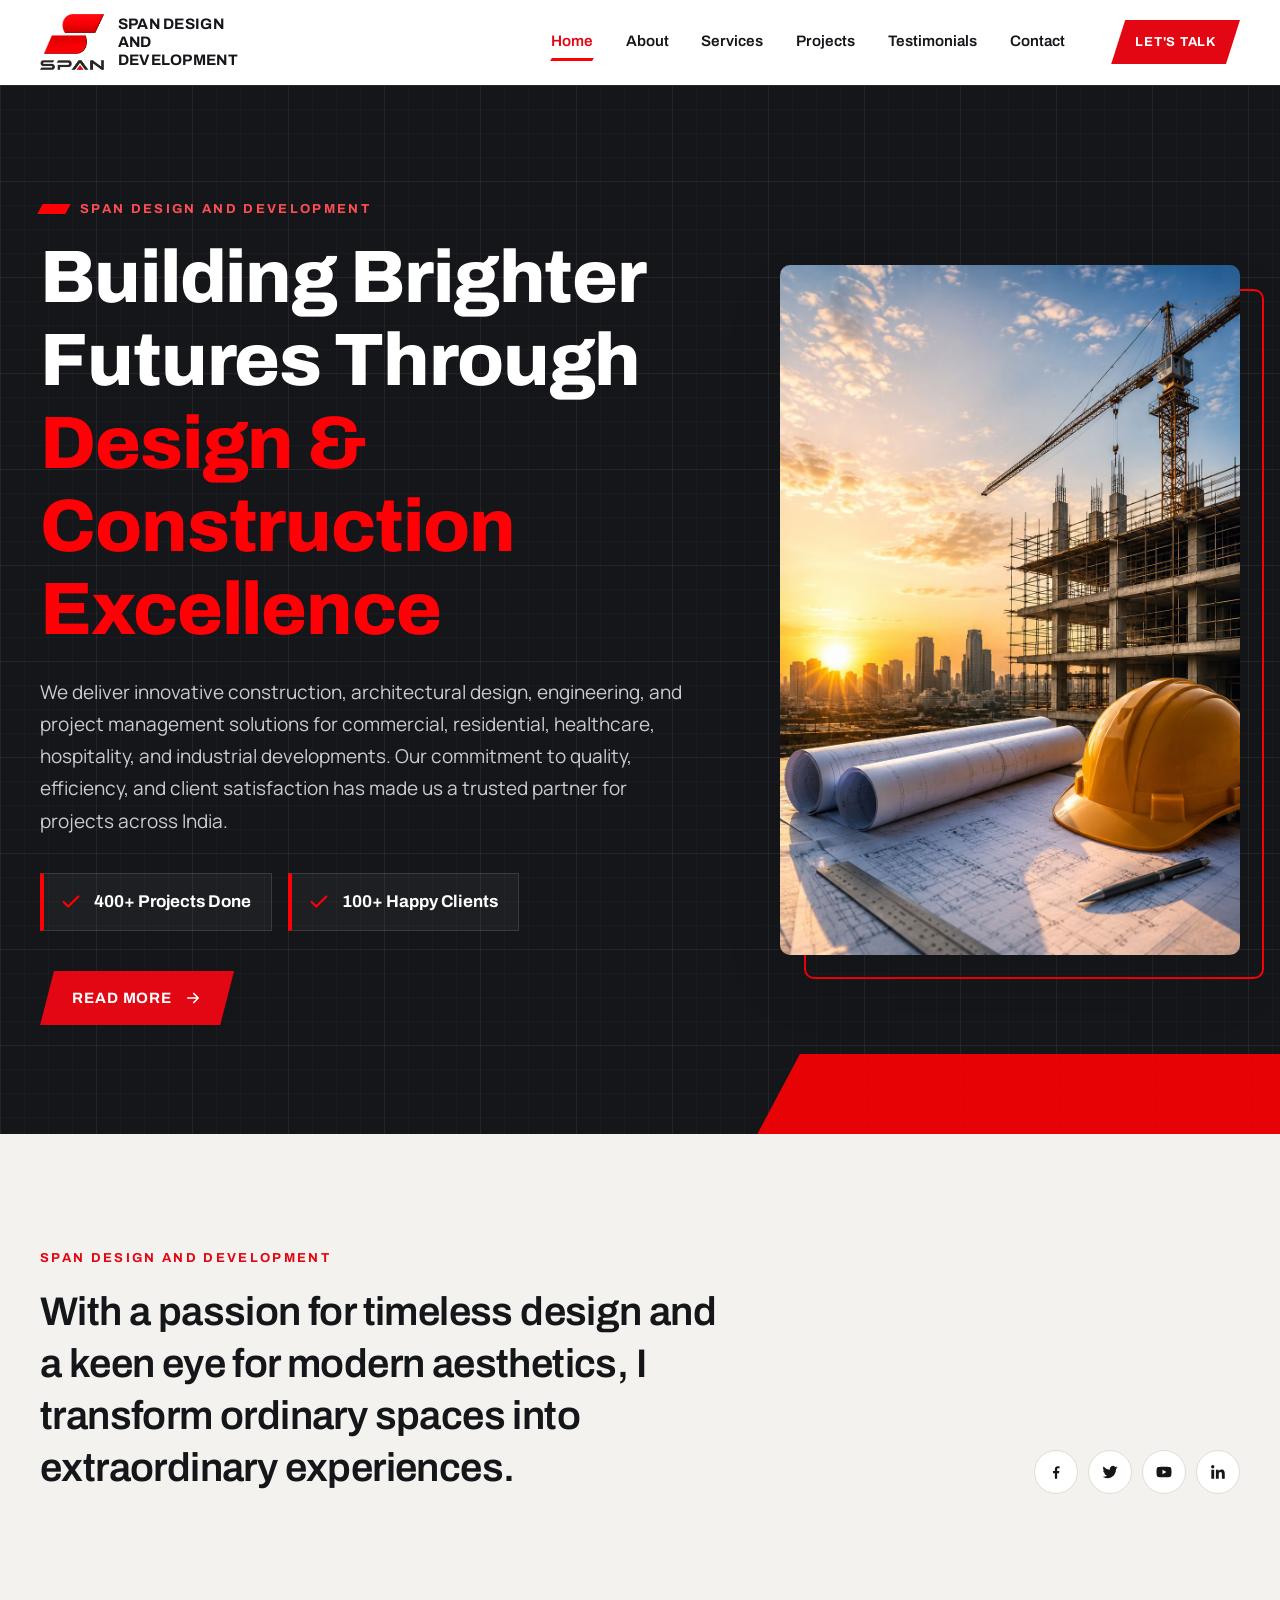
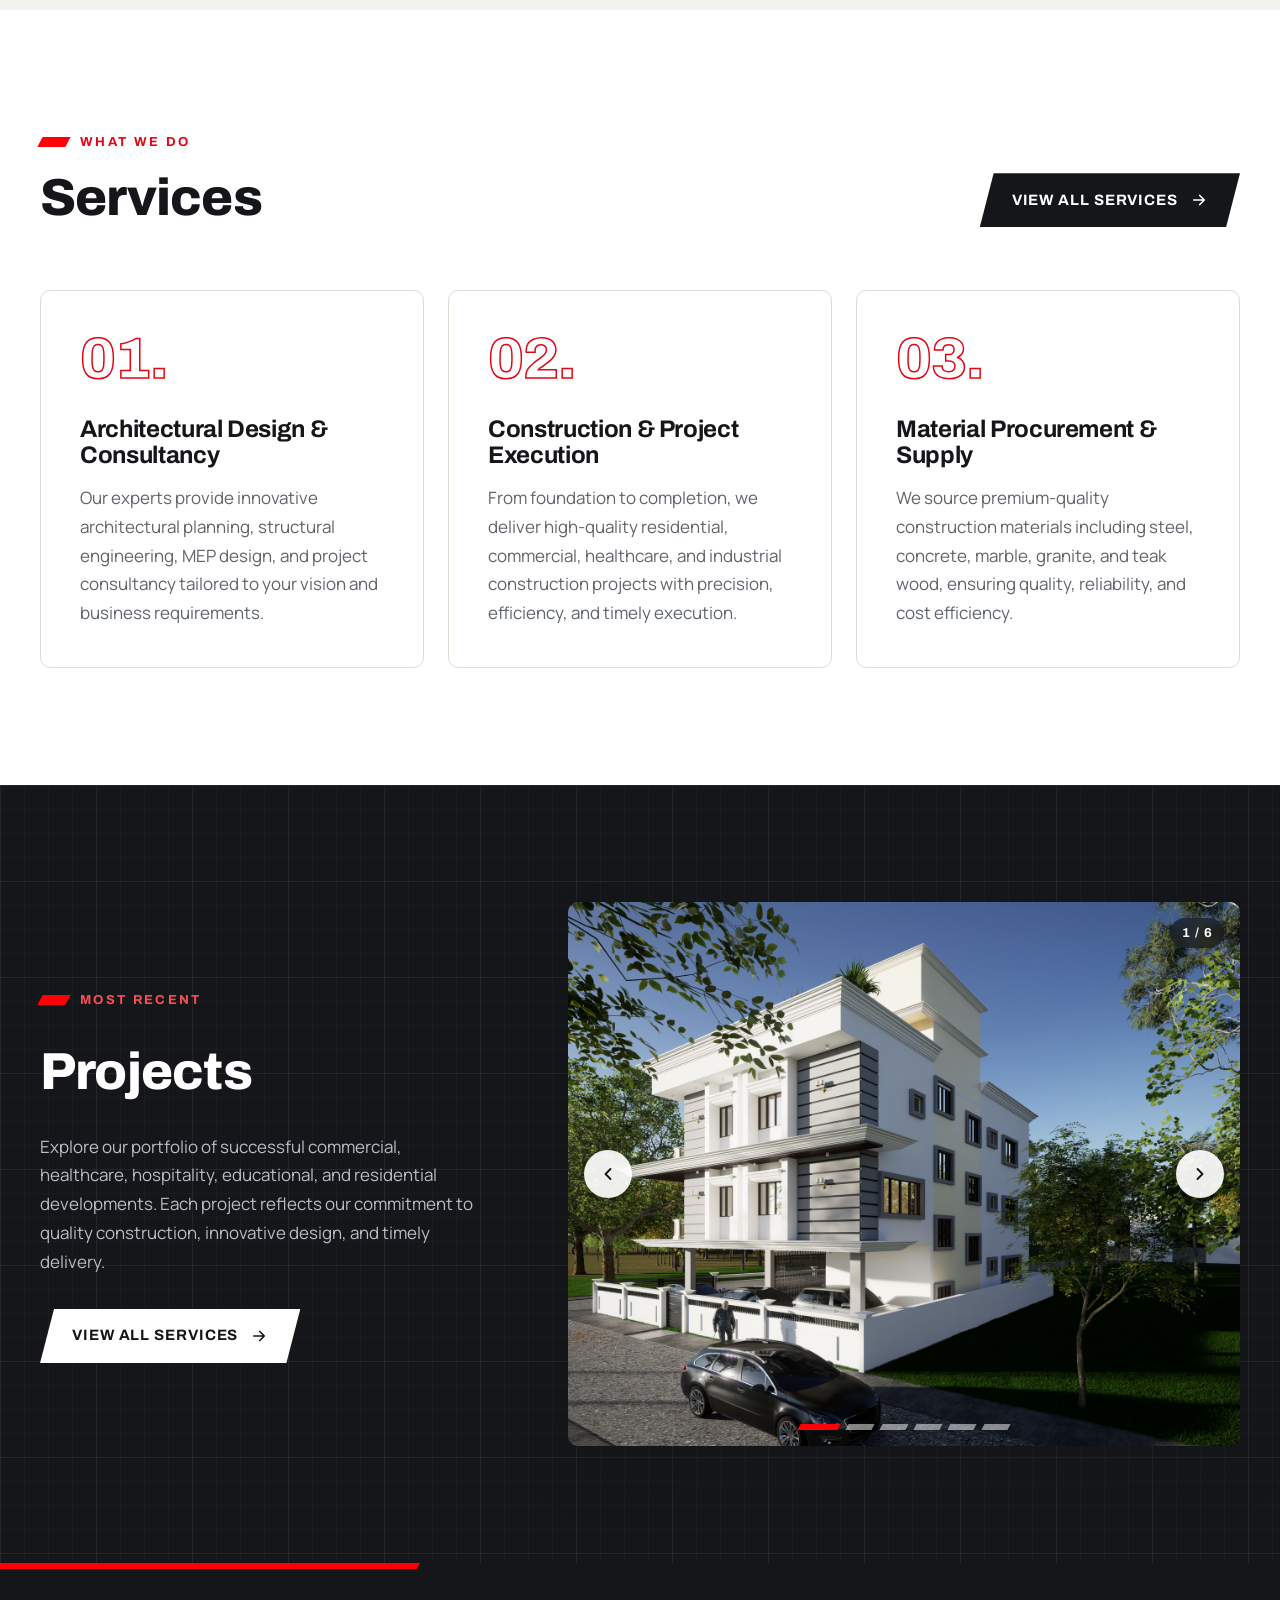
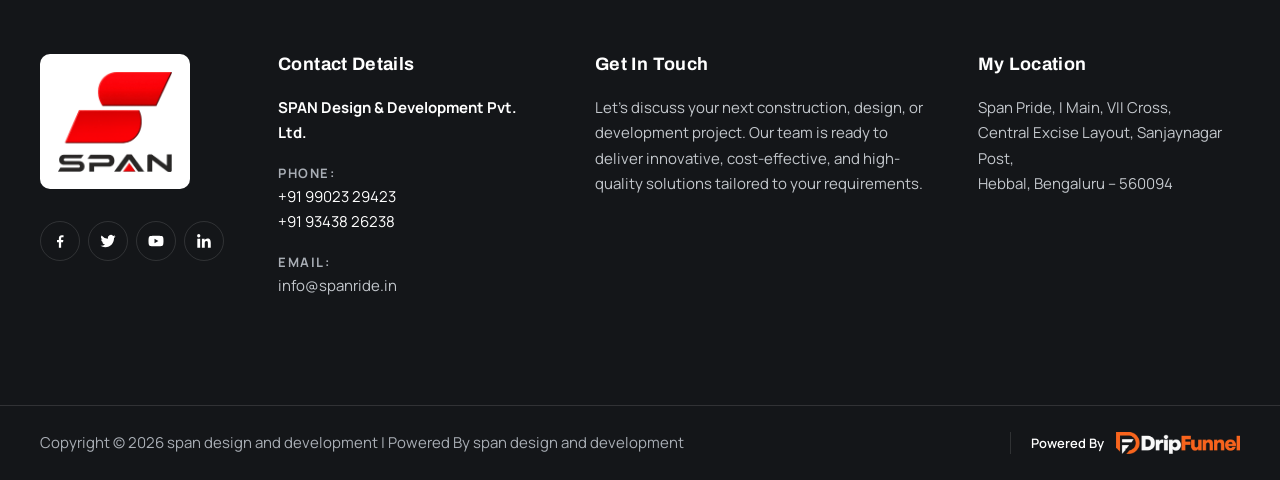
<file: index.html>
<!DOCTYPE html>
<html lang="en-US" class="no-js">
<head>
  <meta charset="UTF-8">
  <meta name="viewport" content="width=device-width, initial-scale=1">
  <title>Home - span design and development</title>
  <meta name="description" content="span design and development Building Brighter Futures Through Design &amp; Construction Excellence We deliver innovative construction, architectural design,">
  <meta name="robots" content="index, follow">
  <link rel="canonical" href="https://spanpride.in/">
  <meta property="og:locale" content="en_US">
  <meta property="og:type" content="website">
  <meta property="og:title" content="Home - span design and development">
  <meta property="og:description" content="span design and development Building Brighter Futures Through Design &amp; Construction Excellence We deliver innovative construction, architectural design,">
  <meta property="og:url" content="https://spanpride.in/">
  <meta property="og:site_name" content="span design and development">
  <meta property="og:image" content="https://spanpride.in/wp-content/uploads/2026/05/ChatGPT-Image-May-29-2026-11_11_30-PM-683x1024.png">
  <meta name="theme-color" content="#141619">
  <link rel="icon" href="images/favicon.ico" sizes="any">
  <link rel="icon" href="images/favicon-32.png" sizes="32x32" type="image/png">
  <link rel="icon" href="images/favicon-192.png" sizes="192x192" type="image/png">
  <link rel="apple-touch-icon" href="images/apple-touch-icon.png">
  <link rel="preconnect" href="https://fonts.googleapis.com">
  <link rel="preconnect" href="https://fonts.gstatic.com" crossorigin>
  <link rel="stylesheet" href="https://fonts.googleapis.com/css2?family=Archivo:wght@600;700;800&amp;family=Manrope:wght@400;500;600;700&amp;display=swap">
  <link rel="stylesheet" href="css/style.css">
  <link rel="stylesheet" href="css/responsive.css">
</head>
<body class="page-home">
<a class="skip-link" href="#main">Skip to content</a>

<header class="site-header" id="masthead">
  <div class="container site-header__inner">
    <a class="brand" href="index.html" rel="home">
      <img class="brand__logo" src="images/logo.png" width="480" height="417" alt="span design and development">
      <span class="brand__name">span design and development</span>
    </a>
    <button class="nav-toggle" type="button" aria-controls="primary-nav" aria-expanded="false" aria-label="Main menu toggle">
      <span class="nav-toggle__bar"></span><span class="nav-toggle__bar"></span><span class="nav-toggle__bar"></span>
    </button>
    <nav class="nav" id="primary-nav" aria-label="Primary Site Navigation">
      <ul class="nav__list">
        <li><a class="nav__link" href="index.html" aria-current="page">Home</a></li>
        <li><a class="nav__link" href="pages/about.html">About</a></li>
        <li><a class="nav__link" href="pages/services.html">Services</a></li>
        <li><a class="nav__link" href="pages/projects.html">Projects</a></li>
        <li><a class="nav__link" href="pages/testimonials.html">Testimonials</a></li>
        <li><a class="nav__link" href="pages/contact.html">Contact</a></li>
      </ul>
      <a class="btn btn--sm" href="pages/contact.html" data-talk-open aria-haspopup="dialog">Let's Talk</a>
    </nav>
  </div>
  <div class="nav-backdrop" aria-hidden="true"></div>
</header>

<main id="main">
  <section class="hero blueprint" aria-labelledby="hero-title">
    <div class="container hero__inner">
      <div class="hero__text">
        <p class="eyebrow">span design and development</p>
        <h1 id="hero-title">Building Brighter Futures Through <span>Design &amp; Construction Excellence</span></h1>
        <p class="hero__lead">We deliver innovative construction, architectural design, engineering, and project management solutions for commercial, residential, healthcare, hospitality, and industrial developments. Our commitment to quality, efficiency, and client satisfaction has made us a trusted partner for projects across India.</p>
        <ul class="hero__stats">
          <li><svg viewBox="0 0 24 24" fill="none" stroke="currentColor" stroke-width="2.4" stroke-linecap="round" stroke-linejoin="round" aria-hidden="true"><path d="M20 6L9 17l-5-5"/></svg><span>400+ Projects Done</span></li>
          <li><svg viewBox="0 0 24 24" fill="none" stroke="currentColor" stroke-width="2.4" stroke-linecap="round" stroke-linejoin="round" aria-hidden="true"><path d="M20 6L9 17l-5-5"/></svg><span>100+ Happy Clients</span></li>
        </ul>
        <a class="btn" href="pages/about.html">Read More<svg viewBox="0 0 24 24" fill="none" stroke="currentColor" stroke-width="2.2" stroke-linecap="round" stroke-linejoin="round" aria-hidden="true"><path d="M5 12h14M13 6l6 6-6 6"/></svg></a>
      </div>
      <div class="hero__media">
        <img src="images/home/hero-building.jpg" width="1024" height="1536" alt="Building under construction with a tower crane at sunset, rolled blueprints and a yellow safety helmet in the foreground" fetchpriority="high">
      </div>
    </div>
  </section>

  <section class="section section--concrete" aria-labelledby="intro-title">
    <div class="container statement reveal">
      <div>
        <h3 id="intro-title">span design and development</h3>
        <p>With a passion for timeless design and a keen eye for modern aesthetics, I transform ordinary spaces into extraordinary experiences.</p>
      </div>
      <ul class="social"><li><span class="social__item" data-social="facebook" role="img" aria-label="Facebook" title="Facebook"><svg viewBox="0 0 24 24" aria-hidden="true"><path d="M13.5 21v-7.5H16l.5-3h-3V8.6c0-.9.3-1.6 1.6-1.6h1.6V4.3c-.3 0-1.2-.1-2.3-.1-2.3 0-3.9 1.4-3.9 4v2.3H8v3h2.5V21h3z"/></svg></span></li><li><span class="social__item" data-social="twitter" role="img" aria-label="Twitter" title="Twitter"><svg viewBox="0 0 24 24" aria-hidden="true"><path d="M22 5.8c-.7.3-1.5.6-2.4.7.9-.5 1.5-1.3 1.8-2.3-.8.5-1.7.8-2.6 1a4.1 4.1 0 0 0-7 3.7A11.6 11.6 0 0 1 3.4 4.6a4.1 4.1 0 0 0 1.3 5.5c-.7 0-1.3-.2-1.9-.5 0 2 1.4 3.7 3.3 4.1-.6.2-1.2.2-1.9.1.5 1.6 2.1 2.8 3.9 2.9A8.3 8.3 0 0 1 2 18.4 11.7 11.7 0 0 0 8.3 20.2c7.5 0 11.7-6.2 11.7-11.7v-.5c.8-.6 1.5-1.3 2-2.2z"/></svg></span></li><li><span class="social__item" data-social="youtube" role="img" aria-label="Youtube" title="Youtube"><svg viewBox="0 0 24 24" aria-hidden="true"><path d="M21.6 7.2a2.5 2.5 0 0 0-1.8-1.8C18.2 5 12 5 12 5s-6.2 0-7.8.4A2.5 2.5 0 0 0 2.4 7.2C2 8.8 2 12 2 12s0 3.2.4 4.8a2.5 2.5 0 0 0 1.8 1.8c1.6.4 7.8.4 7.8.4s6.2 0 7.8-.4a2.5 2.5 0 0 0 1.8-1.8c.4-1.6.4-4.8.4-4.8s0-3.2-.4-4.8zM10 15V9l5.2 3L10 15z"/></svg></span></li><li><span class="social__item" data-social="linkedin" role="img" aria-label="Linkedin" title="Linkedin"><svg viewBox="0 0 24 24" aria-hidden="true"><path d="M6.9 21H3.1V8.9h3.8V21zM5 7.2a2.2 2.2 0 1 1 2.2-2.2A2.2 2.2 0 0 1 5 7.2zM21 21h-3.8v-5.9c0-1.4 0-3.2-2-3.2s-2.2 1.5-2.2 3.1v6H9.2V8.9h3.6v1.7h.1a4 4 0 0 1 3.6-2c3.8 0 4.5 2.5 4.5 5.8V21z"/></svg></span></li></ul>
    </div>
  </section>

  <section class="section" aria-labelledby="services-title">
    <div class="container">
      <div class="section-head reveal">
        <div>
          <p class="eyebrow">what we do</p>
          <h2 id="services-title">Services</h2>
        </div>
        <a class="btn btn--dark" href="pages/services.html">View All Services<svg viewBox="0 0 24 24" fill="none" stroke="currentColor" stroke-width="2.2" stroke-linecap="round" stroke-linejoin="round" aria-hidden="true"><path d="M5 12h14M13 6l6 6-6 6"/></svg></a>
      </div>
      <div class="cards">
        <article class="card reveal" data-delay="1">
          <p class="card__num">01.</p>
          <h3>Architectural Design &amp; Consultancy</h3>
          <p>Our experts provide innovative architectural planning, structural engineering, MEP design, and project consultancy tailored to your vision and business requirements.</p>
        </article>
        <article class="card reveal" data-delay="2">
          <p class="card__num">02.</p>
          <h3>Construction &amp; Project Execution</h3>
          <p>From foundation to completion, we deliver high-quality residential, commercial, healthcare, and industrial construction projects with precision, efficiency, and timely execution.</p>
        </article>
        <article class="card reveal" data-delay="3">
          <p class="card__num">03.</p>
          <h3>Material Procurement &amp; Supply</h3>
          <p>We source premium-quality construction materials including steel, concrete, marble, granite, and teak wood, ensuring quality, reliability, and cost efficiency.</p>
        </article>
      </div>
    </div>
  </section>

  <section class="section section--dark recent blueprint" aria-labelledby="recent-title">
    <div class="container recent__inner">
      <div class="recent__text reveal">
        <p class="eyebrow">Most Recent</p>
        <h2 id="recent-title">Projects</h2>
        <p>Explore our portfolio of successful commercial, healthcare, hospitality, educational, and residential developments. Each project reflects our commitment to quality construction, innovative design, and timely delivery.</p>
        <a class="btn btn--light" href="pages/services.html">View All Services<svg viewBox="0 0 24 24" fill="none" stroke="currentColor" stroke-width="2.2" stroke-linecap="round" stroke-linejoin="round" aria-hidden="true"><path d="M5 12h14M13 6l6 6-6 6"/></svg></a>
      </div>
      <div class="reveal" data-delay="1">
        <div class="carousel" data-carousel data-autoplay="5000" aria-label="Recent project — Image Carousel"><div class="carousel__track"><figure class="carousel__slide"><img src="images/home/recent-scene-6-1.jpg" width="1600" height="1296" alt="Recent project — image 1 of 6" loading="lazy" decoding="async"></figure><figure class="carousel__slide"><img src="images/home/recent-scene-3-4.jpg" width="1600" height="1296" alt="Recent project — image 2 of 6" loading="lazy" decoding="async"></figure><figure class="carousel__slide"><img src="images/home/recent-render-2.jpg" width="1600" height="1296" alt="Recent project — image 3 of 6" loading="lazy" decoding="async"></figure><figure class="carousel__slide"><img src="images/home/recent-scene-8-4.jpg" width="1600" height="1296" alt="Recent project — image 4 of 6" loading="lazy" decoding="async"></figure><figure class="carousel__slide"><img src="images/home/kitchen-and-dining-area.jpg" width="800" height="450" alt="Recent project — image 5 of 6" loading="lazy" decoding="async"></figure><figure class="carousel__slide"><img src="images/home/white-wooden-cupboards.jpg" width="800" height="450" alt="Recent project — image 6 of 6" loading="lazy" decoding="async"></figure></div></div>
      </div>
    </div>
  </section>
</main>

<footer class="site-footer" id="colophon">
  <div class="container footer-main">
    <div class="footer-brand">
      <a class="footer-logo" href="index.html" aria-label="span design and development — Home">
        <img src="images/logo.png" width="480" height="417" alt="span design and development" loading="lazy">
      </a>
      <ul class="social social--dark"><li><span class="social__item" data-social="facebook" role="img" aria-label="Facebook" title="Facebook"><svg viewBox="0 0 24 24" aria-hidden="true"><path d="M13.5 21v-7.5H16l.5-3h-3V8.6c0-.9.3-1.6 1.6-1.6h1.6V4.3c-.3 0-1.2-.1-2.3-.1-2.3 0-3.9 1.4-3.9 4v2.3H8v3h2.5V21h3z"/></svg></span></li><li><span class="social__item" data-social="twitter" role="img" aria-label="Twitter" title="Twitter"><svg viewBox="0 0 24 24" aria-hidden="true"><path d="M22 5.8c-.7.3-1.5.6-2.4.7.9-.5 1.5-1.3 1.8-2.3-.8.5-1.7.8-2.6 1a4.1 4.1 0 0 0-7 3.7A11.6 11.6 0 0 1 3.4 4.6a4.1 4.1 0 0 0 1.3 5.5c-.7 0-1.3-.2-1.9-.5 0 2 1.4 3.7 3.3 4.1-.6.2-1.2.2-1.9.1.5 1.6 2.1 2.8 3.9 2.9A8.3 8.3 0 0 1 2 18.4 11.7 11.7 0 0 0 8.3 20.2c7.5 0 11.7-6.2 11.7-11.7v-.5c.8-.6 1.5-1.3 2-2.2z"/></svg></span></li><li><span class="social__item" data-social="youtube" role="img" aria-label="Youtube" title="Youtube"><svg viewBox="0 0 24 24" aria-hidden="true"><path d="M21.6 7.2a2.5 2.5 0 0 0-1.8-1.8C18.2 5 12 5 12 5s-6.2 0-7.8.4A2.5 2.5 0 0 0 2.4 7.2C2 8.8 2 12 2 12s0 3.2.4 4.8a2.5 2.5 0 0 0 1.8 1.8c1.6.4 7.8.4 7.8.4s6.2 0 7.8-.4a2.5 2.5 0 0 0 1.8-1.8c.4-1.6.4-4.8.4-4.8s0-3.2-.4-4.8zM10 15V9l5.2 3L10 15z"/></svg></span></li><li><span class="social__item" data-social="linkedin" role="img" aria-label="Linkedin" title="Linkedin"><svg viewBox="0 0 24 24" aria-hidden="true"><path d="M6.9 21H3.1V8.9h3.8V21zM5 7.2a2.2 2.2 0 1 1 2.2-2.2A2.2 2.2 0 0 1 5 7.2zM21 21h-3.8v-5.9c0-1.4 0-3.2-2-3.2s-2.2 1.5-2.2 3.1v6H9.2V8.9h3.6v1.7h.1a4 4 0 0 1 3.6-2c3.8 0 4.5 2.5 4.5 5.8V21z"/></svg></span></li></ul>
    </div>
    <section class="footer-col" aria-labelledby="ft-contact">
      <h2 id="ft-contact">Contact Details</h2>
      <p><strong>SPAN Design &amp; Development Pvt. Ltd.</strong></p>
      <p><span class="footer-label">Phone:</span>
        <a href="tel:+919902329423">+91 99023 29423</a><br>
        <a href="tel:+919343826238">+91 93438 26238</a></p>
      <p><span class="footer-label">Email:</span>
        info@spanride.in</p>
    </section>
    <section class="footer-col" aria-labelledby="ft-touch">
      <h2 id="ft-touch">Get In Touch</h2>
      <p>Let’s discuss your next construction, design, or development project. Our team is ready to deliver innovative, cost-effective, and high-quality solutions tailored to your requirements.</p>
    </section>
    <section class="footer-col" aria-labelledby="ft-loc">
      <h2 id="ft-loc">My Location</h2>
      <address style="font-style:normal">Span Pride, I Main, VII Cross,<br>Central Excise Layout, Sanjaynagar Post,<br>Hebbal, Bengaluru – 560094</address>
    </section>
  </div>
  <div class="footer-bottom">
    <div class="container footer-bottom__inner">
      <p>Copyright © 2026 span design and development | Powered By span design and development</p>
      <div class="powered-by">
        <span class="powered-by__label">Powered By</span>
        <a class="powered-by__logo" href="https://www.dripfunnel.com/in/" target="_blank" rel="noopener" aria-label="DripFunnel (opens in a new tab)">
          <img src="images/dripfunnel/dripfunnel-white.png" width="360" height="64" alt="DripFunnel" loading="lazy">
        </a>
      </div>
    </div>
  </div>
</footer>

<dialog class="modal" id="talk-modal" aria-labelledby="talk-modal-title">
  <div class="modal__panel">
    <button class="modal__close" type="button" data-talk-close aria-label="Close">
      <svg viewBox="0 0 24 24" fill="none" stroke="currentColor" stroke-width="2.2" stroke-linecap="round" aria-hidden="true"><path d="M18 6L6 18M6 6l12 12"/></svg>
    </button>
    <h2 class="modal__title" id="talk-modal-title">Send Me a Message</h2>
    <form class="form" data-contact-form method="post" action="#" novalidate aria-labelledby="talk-modal-title">
      <div class="form__row">
        <div class="field">
              <label class="visually-hidden" for="mf-name">Name *</label>
              <input id="mf-name" type="text" name="name" placeholder="Name *" autocomplete="name" data-required aria-required="true" aria-describedby="mf-name-err">
              <div class="field__error" id="mf-name-err" aria-live="polite">This field is required.</div>
            </div>
        <div class="field">
              <label class="visually-hidden" for="mf-email">Email *</label>
              <input id="mf-email" type="email" name="email" placeholder="Email *" autocomplete="email" data-required aria-required="true" aria-describedby="mf-email-err">
              <div class="field__error" id="mf-email-err" aria-live="polite">This field is required.</div>
            </div>
      </div>
      <div class="field">
              <label class="visually-hidden" for="mf-subject">Subject *</label>
              <input id="mf-subject" type="text" name="subject" placeholder="Subject *" autocomplete="off" data-required aria-required="true" aria-describedby="mf-subject-err">
              <div class="field__error" id="mf-subject-err" aria-live="polite">This field is required.</div>
            </div>
      <div class="field">
              <label class="visually-hidden" for="mf-message">Message</label>
              <textarea id="mf-message" name="message" placeholder="Message" aria-required="false" aria-describedby="mf-message-err"></textarea>
              <div class="field__error" id="mf-message-err" aria-live="polite">This field is required.</div>
            </div>
      <div class="form__status" role="alert"><svg viewBox="0 0 24 24" fill="none" stroke="currentColor" stroke-width="2" stroke-linecap="round" stroke-linejoin="round" aria-hidden="true"><circle cx="12" cy="12" r="10"/><path d="M12 8v4M12 16h.01"/></svg><span class="form__status-text"></span></div>
      <button class="btn" type="submit">Send Message<svg viewBox="0 0 24 24" fill="none" stroke="currentColor" stroke-width="2.2" stroke-linecap="round" stroke-linejoin="round" aria-hidden="true"><path d="M5 12h14M13 6l6 6-6 6"/></svg></button>
    </form>
  </div>
</dialog>

<script src="js/config.js"></script>
<script src="js/navigation.js"></script>
<script src="js/main.js"></script>
</body>
</html>
</file>
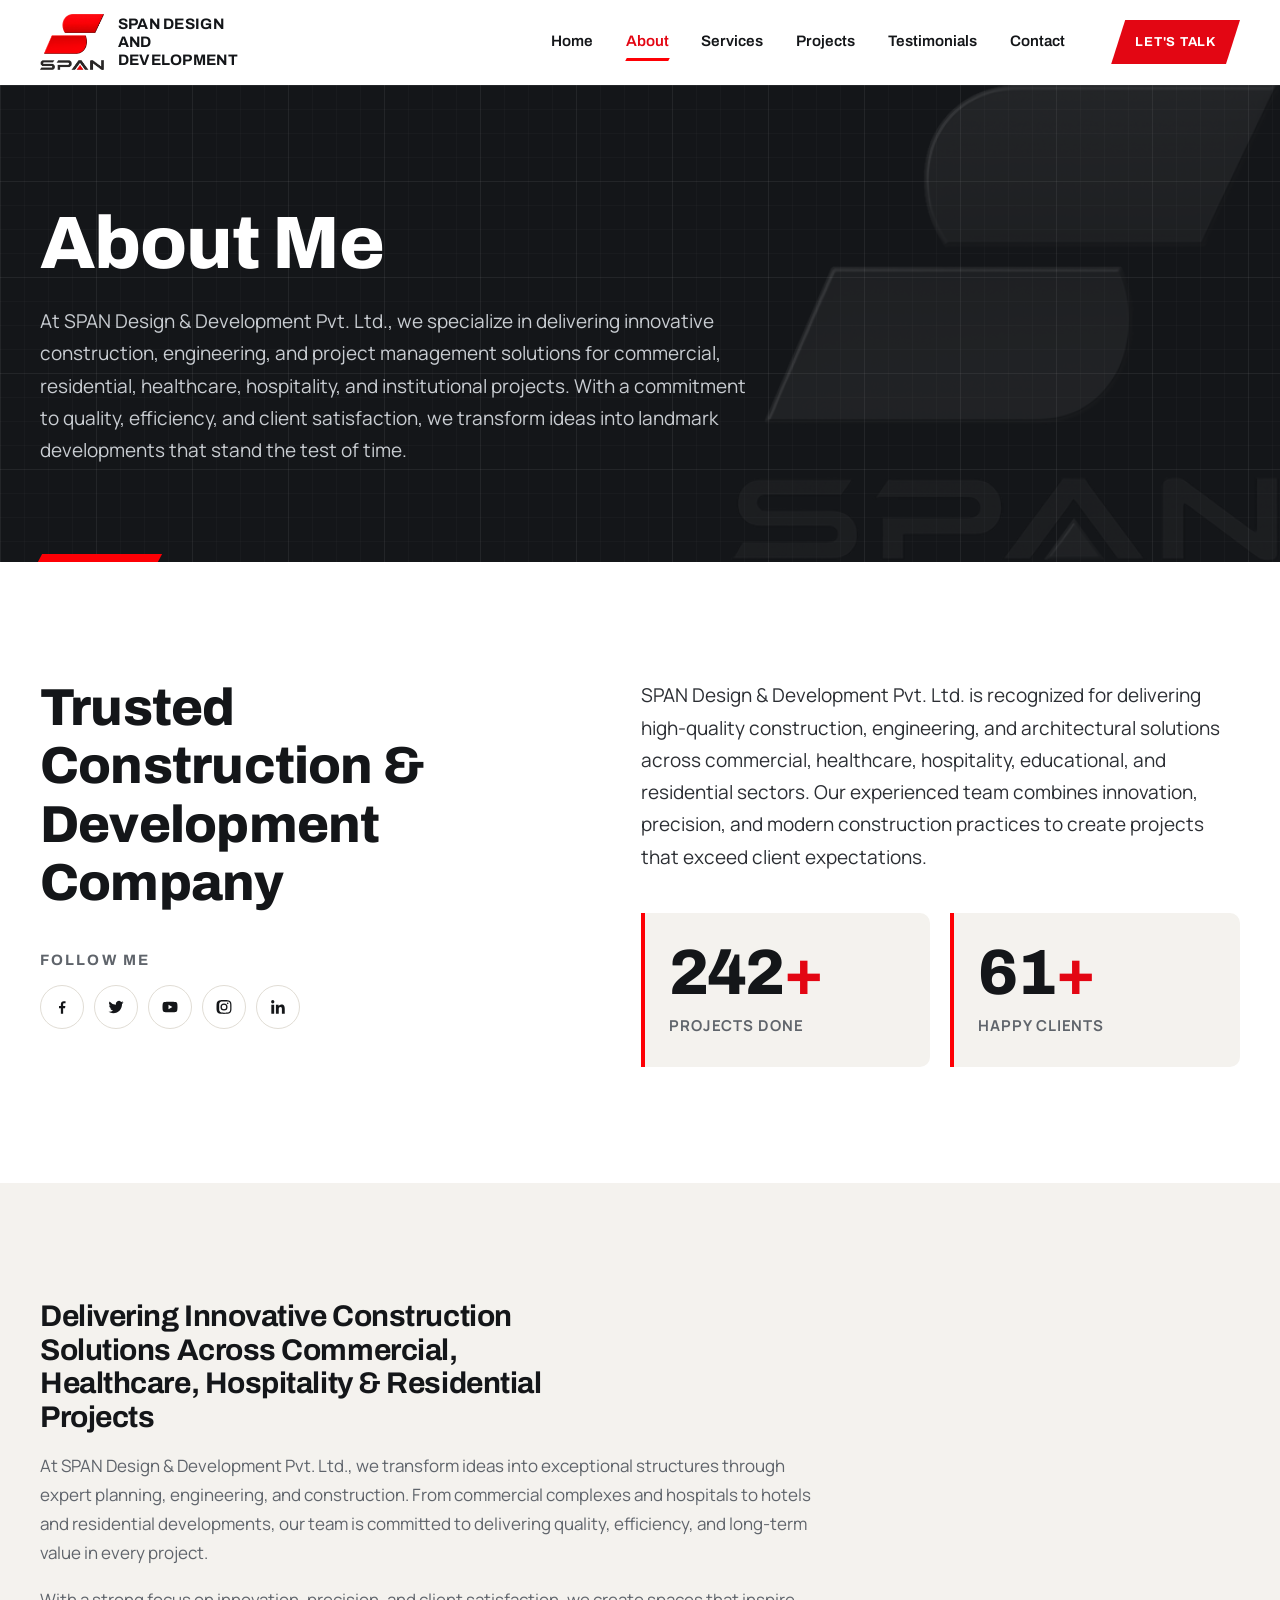
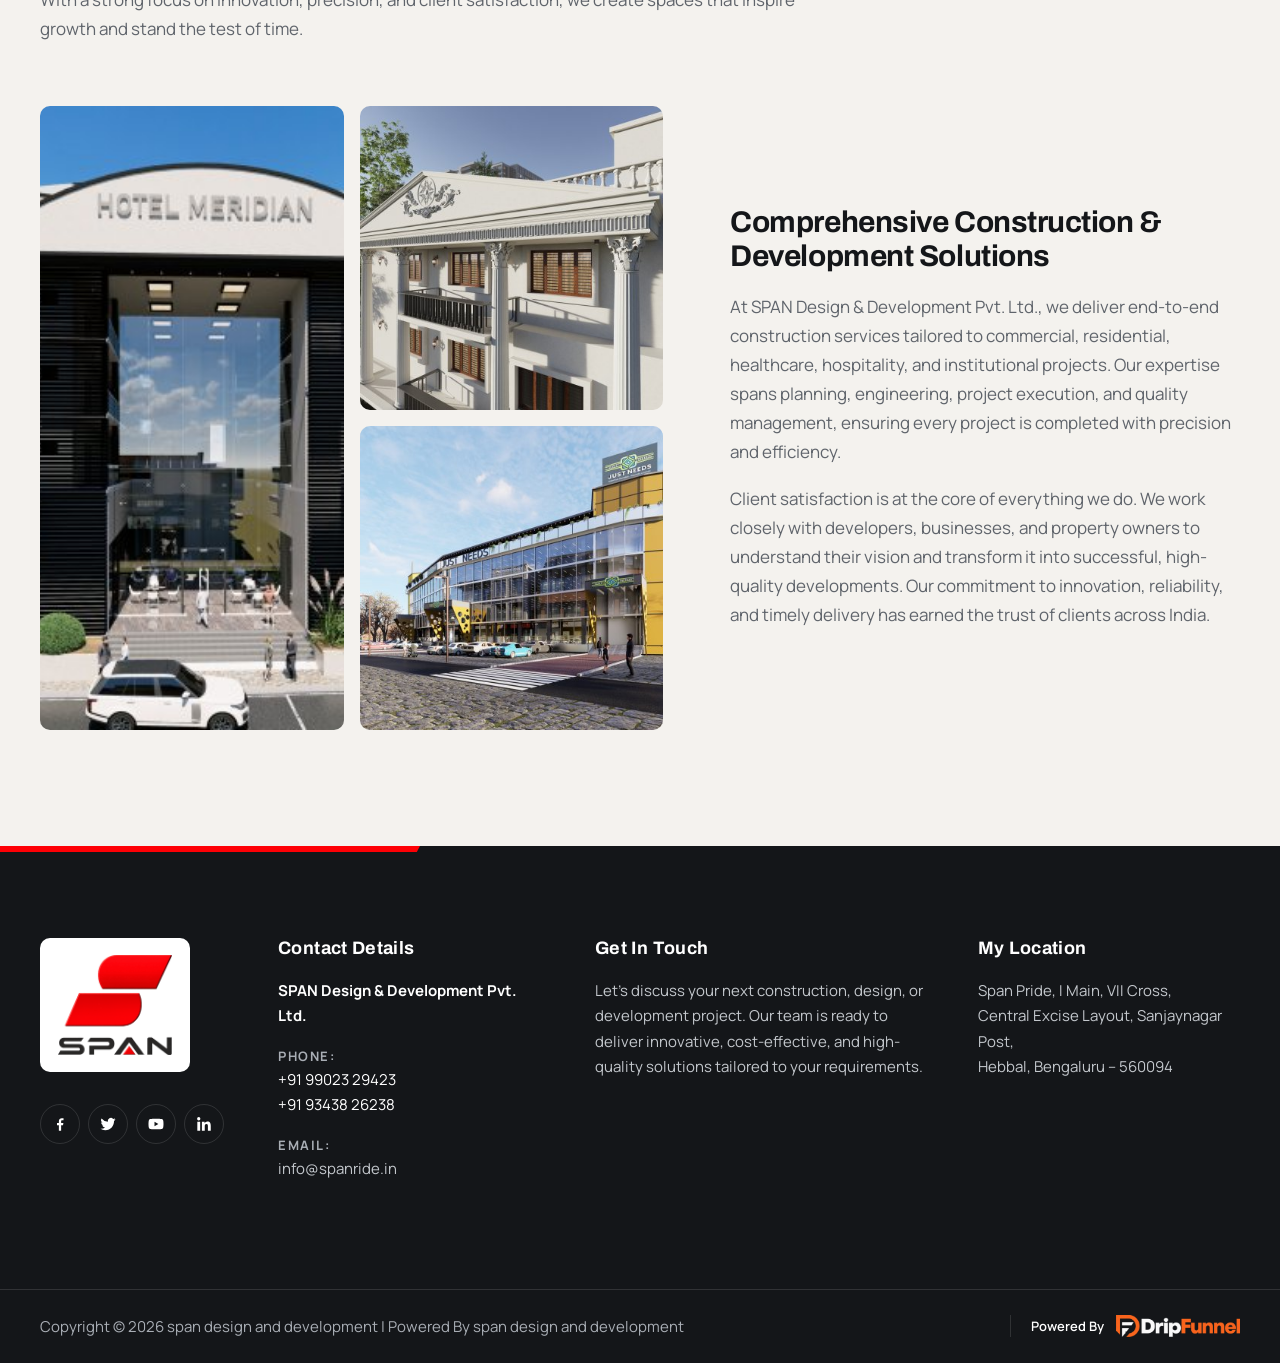
<file: pages/about.html>
<!DOCTYPE html>
<html lang="en-US" class="no-js">
<head>
  <meta charset="UTF-8">
  <meta name="viewport" content="width=device-width, initial-scale=1">
  <title>About - span design and development</title>
  <meta name="description" content="About Me At SPAN Design &amp; Development Pvt. Ltd., we specialize in delivering innovative construction, engineering, and project management solutions for">
  <meta name="robots" content="index, follow">
  <link rel="canonical" href="https://spanpride.in/about/">
  <meta property="og:locale" content="en_US">
  <meta property="og:type" content="article">
  <meta property="og:title" content="About - span design and development">
  <meta property="og:description" content="About Me At SPAN Design &amp; Development Pvt. Ltd., we specialize in delivering innovative construction, engineering, and project management solutions for">
  <meta property="og:url" content="https://spanpride.in/about/">
  <meta property="og:site_name" content="span design and development">
  <meta property="og:image" content="https://spanpride.in/wp-content/uploads/elementor/thumbs/Scene-8_4-scaled-ro6k3pbfpr4s5bia27e2g6hnv17bxg0m18a82yb44g.png">
  <meta name="theme-color" content="#141619">
  <link rel="icon" href="../images/favicon.ico" sizes="any">
  <link rel="icon" href="../images/favicon-32.png" sizes="32x32" type="image/png">
  <link rel="icon" href="../images/favicon-192.png" sizes="192x192" type="image/png">
  <link rel="apple-touch-icon" href="../images/apple-touch-icon.png">
  <link rel="preconnect" href="https://fonts.googleapis.com">
  <link rel="preconnect" href="https://fonts.gstatic.com" crossorigin>
  <link rel="stylesheet" href="https://fonts.googleapis.com/css2?family=Archivo:wght@600;700;800&amp;family=Manrope:wght@400;500;600;700&amp;display=swap">
  <link rel="stylesheet" href="../css/style.css">
  <link rel="stylesheet" href="../css/responsive.css">
</head>
<body class="page-about">
<a class="skip-link" href="#main">Skip to content</a>

<header class="site-header" id="masthead">
  <div class="container site-header__inner">
    <a class="brand" href="../index.html" rel="home">
      <img class="brand__logo" src="../images/logo.png" width="480" height="417" alt="span design and development">
      <span class="brand__name">span design and development</span>
    </a>
    <button class="nav-toggle" type="button" aria-controls="primary-nav" aria-expanded="false" aria-label="Main menu toggle">
      <span class="nav-toggle__bar"></span><span class="nav-toggle__bar"></span><span class="nav-toggle__bar"></span>
    </button>
    <nav class="nav" id="primary-nav" aria-label="Primary Site Navigation">
      <ul class="nav__list">
        <li><a class="nav__link" href="../index.html">Home</a></li>
        <li><a class="nav__link" href="../pages/about.html" aria-current="page">About</a></li>
        <li><a class="nav__link" href="../pages/services.html">Services</a></li>
        <li><a class="nav__link" href="../pages/projects.html">Projects</a></li>
        <li><a class="nav__link" href="../pages/testimonials.html">Testimonials</a></li>
        <li><a class="nav__link" href="../pages/contact.html">Contact</a></li>
      </ul>
      <a class="btn btn--sm" href="../pages/contact.html" data-talk-open aria-haspopup="dialog">Let's Talk</a>
    </nav>
  </div>
  <div class="nav-backdrop" aria-hidden="true"></div>
</header>

<main id="main">

  <section class="page-hero blueprint page-hero--logo" aria-labelledby="page-title">
    <div class="page-hero__bg" style="background-image:url('../images/logo.png')" aria-hidden="true"></div>
    <div class="container">
      <div class="page-hero__inner">
        <h1 id="page-title">About Me</h1>
        <p>At SPAN Design &amp; Development Pvt. Ltd., we specialize in delivering innovative construction, engineering, and project management solutions for commercial, residential, healthcare, hospitality, and institutional projects. With a commitment to quality, efficiency, and client satisfaction, we transform ideas into landmark developments that stand the test of time.</p>
      </div>
    </div>
  </section>

  <section class="section" aria-labelledby="trust-title">
    <div class="container about-trust">
      <div class="reveal">
        <h2 id="trust-title">Trusted Construction &amp; Development Company</h2>
        <h3>Follow Me</h3>
        <ul class="social"><li><span class="social__item" data-social="facebook" role="img" aria-label="Facebook" title="Facebook"><svg viewBox="0 0 24 24" aria-hidden="true"><path d="M13.5 21v-7.5H16l.5-3h-3V8.6c0-.9.3-1.6 1.6-1.6h1.6V4.3c-.3 0-1.2-.1-2.3-.1-2.3 0-3.9 1.4-3.9 4v2.3H8v3h2.5V21h3z"/></svg></span></li><li><span class="social__item" data-social="twitter" role="img" aria-label="Twitter" title="Twitter"><svg viewBox="0 0 24 24" aria-hidden="true"><path d="M22 5.8c-.7.3-1.5.6-2.4.7.9-.5 1.5-1.3 1.8-2.3-.8.5-1.7.8-2.6 1a4.1 4.1 0 0 0-7 3.7A11.6 11.6 0 0 1 3.4 4.6a4.1 4.1 0 0 0 1.3 5.5c-.7 0-1.3-.2-1.9-.5 0 2 1.4 3.7 3.3 4.1-.6.2-1.2.2-1.9.1.5 1.6 2.1 2.8 3.9 2.9A8.3 8.3 0 0 1 2 18.4 11.7 11.7 0 0 0 8.3 20.2c7.5 0 11.7-6.2 11.7-11.7v-.5c.8-.6 1.5-1.3 2-2.2z"/></svg></span></li><li><span class="social__item" data-social="youtube" role="img" aria-label="Youtube" title="Youtube"><svg viewBox="0 0 24 24" aria-hidden="true"><path d="M21.6 7.2a2.5 2.5 0 0 0-1.8-1.8C18.2 5 12 5 12 5s-6.2 0-7.8.4A2.5 2.5 0 0 0 2.4 7.2C2 8.8 2 12 2 12s0 3.2.4 4.8a2.5 2.5 0 0 0 1.8 1.8c1.6.4 7.8.4 7.8.4s6.2 0 7.8-.4a2.5 2.5 0 0 0 1.8-1.8c.4-1.6.4-4.8.4-4.8s0-3.2-.4-4.8zM10 15V9l5.2 3L10 15z"/></svg></span></li><li><span class="social__item" data-social="instagram" role="img" aria-label="Instagram" title="Instagram"><svg viewBox="0 0 24 24" aria-hidden="true"><path d="M12 7.3A4.7 4.7 0 1 0 16.7 12 4.7 4.7 0 0 0 12 7.3zm0 7.7a3 3 0 1 1 3-3 3 3 0 0 1-3 3zm6-7.9a1.1 1.1 0 1 1-1.1-1.1A1.1 1.1 0 0 1 18 7.1zM21.9 8.2a5.4 5.4 0 0 0-1.5-3.8 5.5 5.5 0 0 0-3.8-1.5C15.1 2.8 8.9 2.8 7.4 2.9a5.5 5.5 0 0 0-3.8 1.5A5.5 5.5 0 0 0 2.1 8.2c-.1 1.5-.1 6.1 0 7.6a5.4 5.4 0 0 0 1.5 3.8 5.5 5.5 0 0 0 3.8 1.5c1.5.1 7.7.1 9.2 0a5.4 5.4 0 0 0 3.8-1.5 5.5 5.5 0 0 0 1.5-3.8c.1-1.5.1-6.1 0-7.6zm-2 9.2a3.1 3.1 0 0 1-1.7 1.7c-1.2.5-4 .4-5.2.4s-4.1.1-5.2-.4a3.1 3.1 0 0 1-1.8-1.7c-.5-1.2-.4-4-.4-5.4s-.1-4.1.4-5.2a3.1 3.1 0 0 1 1.8-1.8c1.1-.4 4-.3 5.2-.3s4.1-.1 5.2.3a3.1 3.1 0 0 1 1.7 1.8c.5 1.1.4 4 .4 5.2s.1 4.2-.4 5.4z"/></svg></span></li><li><span class="social__item" data-social="linkedin" role="img" aria-label="Linkedin" title="Linkedin"><svg viewBox="0 0 24 24" aria-hidden="true"><path d="M6.9 21H3.1V8.9h3.8V21zM5 7.2a2.2 2.2 0 1 1 2.2-2.2A2.2 2.2 0 0 1 5 7.2zM21 21h-3.8v-5.9c0-1.4 0-3.2-2-3.2s-2.2 1.5-2.2 3.1v6H9.2V8.9h3.6v1.7h.1a4 4 0 0 1 3.6-2c3.8 0 4.5 2.5 4.5 5.8V21z"/></svg></span></li></ul>
      </div>
      <div class="about-trust__text reveal" data-delay="1">
        <p>SPAN Design &amp; Development Pvt. Ltd. is recognized for delivering high-quality construction, engineering, and architectural solutions across commercial, healthcare, hospitality, educational, and residential sectors. Our experienced team combines innovation, precision, and modern construction practices to create projects that exceed client expectations.</p>
        <div class="counters">
          <div class="counter">
            <span class="counter__value"><span data-counter data-from="0" data-to="400" data-delimiter=",">400</span><span class="counter__suffix">+</span></span>
            <span class="counter__title">Projects Done</span>
          </div>
          <div class="counter">
            <span class="counter__value"><span data-counter data-from="0" data-to="100" data-delimiter=",">100</span><span class="counter__suffix">+</span></span>
            <span class="counter__title">Happy Clients</span>
          </div>
        </div>
      </div>
    </div>
  </section>

  <section class="section section--concrete about-solutions" aria-labelledby="solutions-title">
    <div class="container">
      <div class="about-solutions__intro reveal">
        <h3 id="solutions-title">Delivering Innovative Construction Solutions Across Commercial, Healthcare, Hospitality &amp; Residential Projects</h3>
        <p>At SPAN Design &amp; Development Pvt. Ltd., we transform ideas into exceptional structures through expert planning, engineering, and construction. From commercial complexes and hospitals to hotels and residential developments, our team is committed to delivering quality, efficiency, and long-term value in every project.</p>
        <p>With a strong focus on innovation, precision, and client satisfaction, we create spaces that inspire growth and stand the test of time.</p>
      </div>
      <div class="about-solutions__grid">
        <div class="mosaic reveal">
          <img src="../images/about/about-scene-8-4.jpg" width="400" height="400" alt="SPAN project render" loading="lazy">
          <img src="../images/about/about-scene-3-4.jpg" width="400" height="400" alt="SPAN project render" loading="lazy">
          <img src="../images/about/about-render-2.jpg" width="400" height="400" alt="SPAN project render" loading="lazy">
        </div>
        <div class="about-solutions__text reveal" data-delay="1">
          <h4>Comprehensive Construction &amp; Development Solutions</h4>
          <p>At SPAN Design &amp; Development Pvt. Ltd., we deliver end-to-end construction services tailored to commercial, residential, healthcare, hospitality, and institutional projects. Our expertise spans planning, engineering, project execution, and quality management, ensuring every project is completed with precision and efficiency.</p>
          <p>Client satisfaction is at the core of everything we do. We work closely with developers, businesses, and property owners to understand their vision and transform it into successful, high-quality developments. Our commitment to innovation, reliability, and timely delivery has earned the trust of clients across India.</p>
        </div>
      </div>
    </div>
  </section>
</main>

<footer class="site-footer" id="colophon">
  <div class="container footer-main">
    <div class="footer-brand">
      <a class="footer-logo" href="../index.html" aria-label="span design and development — Home">
        <img src="../images/logo.png" width="480" height="417" alt="span design and development" loading="lazy">
      </a>
      <ul class="social social--dark"><li><span class="social__item" data-social="facebook" role="img" aria-label="Facebook" title="Facebook"><svg viewBox="0 0 24 24" aria-hidden="true"><path d="M13.5 21v-7.5H16l.5-3h-3V8.6c0-.9.3-1.6 1.6-1.6h1.6V4.3c-.3 0-1.2-.1-2.3-.1-2.3 0-3.9 1.4-3.9 4v2.3H8v3h2.5V21h3z"/></svg></span></li><li><span class="social__item" data-social="twitter" role="img" aria-label="Twitter" title="Twitter"><svg viewBox="0 0 24 24" aria-hidden="true"><path d="M22 5.8c-.7.3-1.5.6-2.4.7.9-.5 1.5-1.3 1.8-2.3-.8.5-1.7.8-2.6 1a4.1 4.1 0 0 0-7 3.7A11.6 11.6 0 0 1 3.4 4.6a4.1 4.1 0 0 0 1.3 5.5c-.7 0-1.3-.2-1.9-.5 0 2 1.4 3.7 3.3 4.1-.6.2-1.2.2-1.9.1.5 1.6 2.1 2.8 3.9 2.9A8.3 8.3 0 0 1 2 18.4 11.7 11.7 0 0 0 8.3 20.2c7.5 0 11.7-6.2 11.7-11.7v-.5c.8-.6 1.5-1.3 2-2.2z"/></svg></span></li><li><span class="social__item" data-social="youtube" role="img" aria-label="Youtube" title="Youtube"><svg viewBox="0 0 24 24" aria-hidden="true"><path d="M21.6 7.2a2.5 2.5 0 0 0-1.8-1.8C18.2 5 12 5 12 5s-6.2 0-7.8.4A2.5 2.5 0 0 0 2.4 7.2C2 8.8 2 12 2 12s0 3.2.4 4.8a2.5 2.5 0 0 0 1.8 1.8c1.6.4 7.8.4 7.8.4s6.2 0 7.8-.4a2.5 2.5 0 0 0 1.8-1.8c.4-1.6.4-4.8.4-4.8s0-3.2-.4-4.8zM10 15V9l5.2 3L10 15z"/></svg></span></li><li><span class="social__item" data-social="linkedin" role="img" aria-label="Linkedin" title="Linkedin"><svg viewBox="0 0 24 24" aria-hidden="true"><path d="M6.9 21H3.1V8.9h3.8V21zM5 7.2a2.2 2.2 0 1 1 2.2-2.2A2.2 2.2 0 0 1 5 7.2zM21 21h-3.8v-5.9c0-1.4 0-3.2-2-3.2s-2.2 1.5-2.2 3.1v6H9.2V8.9h3.6v1.7h.1a4 4 0 0 1 3.6-2c3.8 0 4.5 2.5 4.5 5.8V21z"/></svg></span></li></ul>
    </div>
    <section class="footer-col" aria-labelledby="ft-contact">
      <h2 id="ft-contact">Contact Details</h2>
      <p><strong>SPAN Design &amp; Development Pvt. Ltd.</strong></p>
      <p><span class="footer-label">Phone:</span>
        <a href="tel:+919902329423">+91 99023 29423</a><br>
        <a href="tel:+919343826238">+91 93438 26238</a></p>
      <p><span class="footer-label">Email:</span>
        info@spanride.in</p>
    </section>
    <section class="footer-col" aria-labelledby="ft-touch">
      <h2 id="ft-touch">Get In Touch</h2>
      <p>Let’s discuss your next construction, design, or development project. Our team is ready to deliver innovative, cost-effective, and high-quality solutions tailored to your requirements.</p>
    </section>
    <section class="footer-col" aria-labelledby="ft-loc">
      <h2 id="ft-loc">My Location</h2>
      <address style="font-style:normal">Span Pride, I Main, VII Cross,<br>Central Excise Layout, Sanjaynagar Post,<br>Hebbal, Bengaluru – 560094</address>
    </section>
  </div>
  <div class="footer-bottom">
    <div class="container footer-bottom__inner">
      <p>Copyright © 2026 span design and development | Powered By span design and development</p>
      <div class="powered-by">
        <span class="powered-by__label">Powered By</span>
        <a class="powered-by__logo" href="https://www.dripfunnel.com/in/" target="_blank" rel="noopener" aria-label="DripFunnel (opens in a new tab)">
          <img src="../images/dripfunnel/dripfunnel-white.png" width="360" height="64" alt="DripFunnel" loading="lazy">
        </a>
      </div>
    </div>
  </div>
</footer>

<dialog class="modal" id="talk-modal" aria-labelledby="talk-modal-title">
  <div class="modal__panel">
    <button class="modal__close" type="button" data-talk-close aria-label="Close">
      <svg viewBox="0 0 24 24" fill="none" stroke="currentColor" stroke-width="2.2" stroke-linecap="round" aria-hidden="true"><path d="M18 6L6 18M6 6l12 12"/></svg>
    </button>
    <h2 class="modal__title" id="talk-modal-title">Send Me a Message</h2>
    <form class="form" data-contact-form method="post" action="#" novalidate aria-labelledby="talk-modal-title">
      <div class="form__row">
        <div class="field">
              <label class="visually-hidden" for="mf-name">Name *</label>
              <input id="mf-name" type="text" name="name" placeholder="Name *" autocomplete="name" data-required aria-required="true" aria-describedby="mf-name-err">
              <div class="field__error" id="mf-name-err" aria-live="polite">This field is required.</div>
            </div>
        <div class="field">
              <label class="visually-hidden" for="mf-email">Email *</label>
              <input id="mf-email" type="email" name="email" placeholder="Email *" autocomplete="email" data-required aria-required="true" aria-describedby="mf-email-err">
              <div class="field__error" id="mf-email-err" aria-live="polite">This field is required.</div>
            </div>
      </div>
      <div class="field">
              <label class="visually-hidden" for="mf-subject">Subject *</label>
              <input id="mf-subject" type="text" name="subject" placeholder="Subject *" autocomplete="off" data-required aria-required="true" aria-describedby="mf-subject-err">
              <div class="field__error" id="mf-subject-err" aria-live="polite">This field is required.</div>
            </div>
      <div class="field">
              <label class="visually-hidden" for="mf-message">Message</label>
              <textarea id="mf-message" name="message" placeholder="Message" aria-required="false" aria-describedby="mf-message-err"></textarea>
              <div class="field__error" id="mf-message-err" aria-live="polite">This field is required.</div>
            </div>
      <div class="form__status" role="alert"><svg viewBox="0 0 24 24" fill="none" stroke="currentColor" stroke-width="2" stroke-linecap="round" stroke-linejoin="round" aria-hidden="true"><circle cx="12" cy="12" r="10"/><path d="M12 8v4M12 16h.01"/></svg><span class="form__status-text"></span></div>
      <button class="btn" type="submit">Send Message<svg viewBox="0 0 24 24" fill="none" stroke="currentColor" stroke-width="2.2" stroke-linecap="round" stroke-linejoin="round" aria-hidden="true"><path d="M5 12h14M13 6l6 6-6 6"/></svg></button>
    </form>
  </div>
</dialog>

<script src="../js/config.js"></script>
<script src="../js/navigation.js"></script>
<script src="../js/main.js"></script>
</body>
</html>
</file>
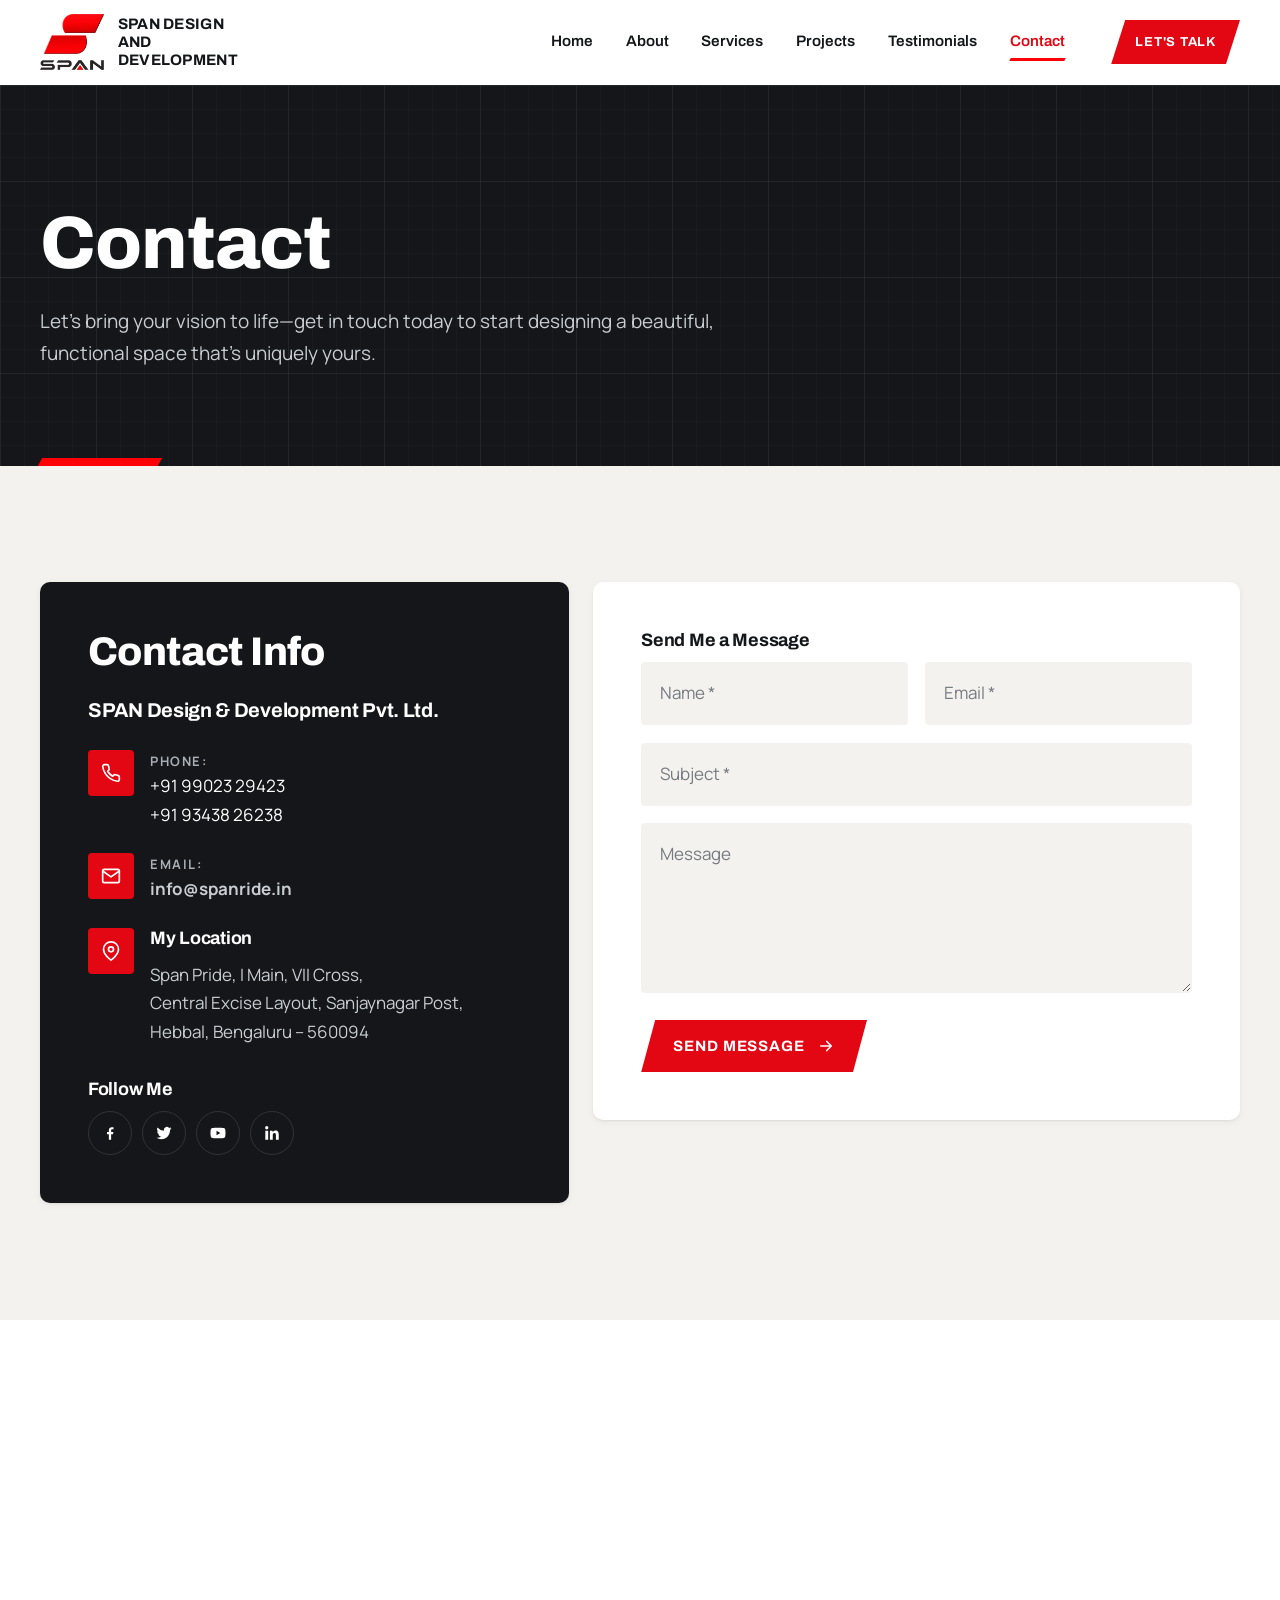
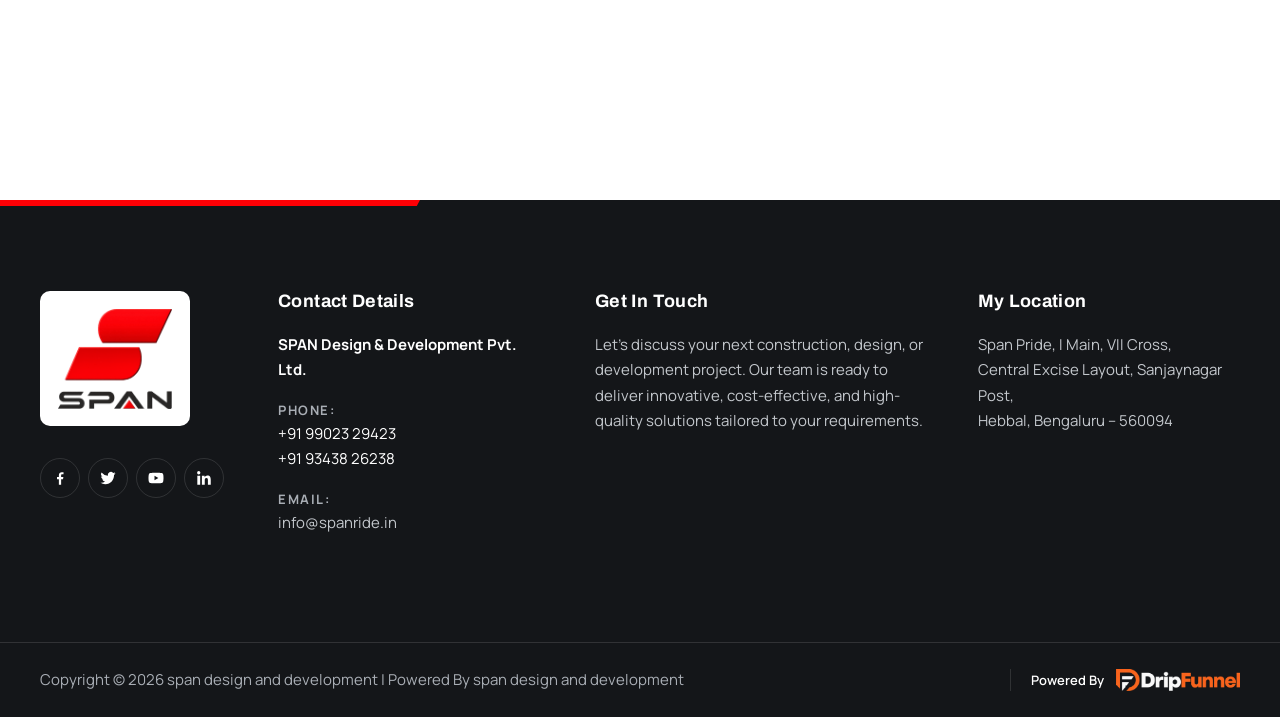
<file: pages/contact.html>
<!DOCTYPE html>
<html lang="en-US" class="no-js">
<head>
  <meta charset="UTF-8">
  <meta name="viewport" content="width=device-width, initial-scale=1">
  <title>Contact - span design and development</title>
  <meta name="description" content="Contact Let’s bring your vision to life—get in touch today to start designing a beautiful, functional space that’s uniquely yours. Contact Info SPAN Design &amp;">
  <meta name="robots" content="index, follow">
  <link rel="canonical" href="https://spanpride.in/contact/">
  <meta property="og:locale" content="en_US">
  <meta property="og:type" content="article">
  <meta property="og:title" content="Contact - span design and development">
  <meta property="og:description" content="Contact Let’s bring your vision to life—get in touch today to start designing a beautiful, functional space that’s uniquely yours. Contact Info SPAN Design &amp;">
  <meta property="og:url" content="https://spanpride.in/contact/">
  <meta property="og:site_name" content="span design and development">
  <meta name="theme-color" content="#141619">
  <link rel="icon" href="../images/favicon.ico" sizes="any">
  <link rel="icon" href="../images/favicon-32.png" sizes="32x32" type="image/png">
  <link rel="icon" href="../images/favicon-192.png" sizes="192x192" type="image/png">
  <link rel="apple-touch-icon" href="../images/apple-touch-icon.png">
  <link rel="preconnect" href="https://fonts.googleapis.com">
  <link rel="preconnect" href="https://fonts.gstatic.com" crossorigin>
  <link rel="stylesheet" href="https://fonts.googleapis.com/css2?family=Archivo:wght@600;700;800&amp;family=Manrope:wght@400;500;600;700&amp;display=swap">
  <link rel="stylesheet" href="../css/style.css">
  <link rel="stylesheet" href="../css/responsive.css">
</head>
<body class="page-contact">
<a class="skip-link" href="#main">Skip to content</a>

<header class="site-header" id="masthead">
  <div class="container site-header__inner">
    <a class="brand" href="../index.html" rel="home">
      <img class="brand__logo" src="../images/logo.png" width="480" height="417" alt="span design and development">
      <span class="brand__name">span design and development</span>
    </a>
    <button class="nav-toggle" type="button" aria-controls="primary-nav" aria-expanded="false" aria-label="Main menu toggle">
      <span class="nav-toggle__bar"></span><span class="nav-toggle__bar"></span><span class="nav-toggle__bar"></span>
    </button>
    <nav class="nav" id="primary-nav" aria-label="Primary Site Navigation">
      <ul class="nav__list">
        <li><a class="nav__link" href="../index.html">Home</a></li>
        <li><a class="nav__link" href="../pages/about.html">About</a></li>
        <li><a class="nav__link" href="../pages/services.html">Services</a></li>
        <li><a class="nav__link" href="../pages/projects.html">Projects</a></li>
        <li><a class="nav__link" href="../pages/testimonials.html">Testimonials</a></li>
        <li><a class="nav__link" href="../pages/contact.html" aria-current="page">Contact</a></li>
      </ul>
      <a class="btn btn--sm" href="../pages/contact.html" data-talk-open aria-haspopup="dialog">Let's Talk</a>
    </nav>
  </div>
  <div class="nav-backdrop" aria-hidden="true"></div>
</header>

<main id="main">

  <section class="page-hero blueprint " aria-labelledby="page-title">
    
    <div class="container">
      <div class="page-hero__inner">
        <h1 id="page-title">Contact</h1>
        <p>Let’s bring your vision to life—get in touch today to start designing a beautiful, functional space that’s uniquely yours.</p>
      </div>
    </div>
  </section>

  <section class="section section--concrete" aria-label="Contact">
    <div class="container contact-grid">
      <div class="contact-card contact-card--dark reveal">
        <h2>Contact Info</h2>
        <h3>SPAN Design &amp; Development Pvt. Ltd.</h3>
        <ul class="contact-list">
          <li class="contact-item">
            <span class="contact-item__icon"><svg viewBox="0 0 24 24" fill="none" stroke="currentColor" stroke-width="2" stroke-linecap="round" stroke-linejoin="round" aria-hidden="true"><path d="M22 16.9v3a2 2 0 0 1-2.2 2 19.8 19.8 0 0 1-8.6-3.1 19.5 19.5 0 0 1-6-6A19.8 19.8 0 0 1 2.1 4.2 2 2 0 0 1 4.1 2h3a2 2 0 0 1 2 1.7c.1 1 .4 1.9.7 2.8a2 2 0 0 1-.5 2.1L8 9.9a16 16 0 0 0 6 6l1.3-1.3a2 2 0 0 1 2.1-.4c.9.3 1.8.6 2.8.7a2 2 0 0 1 1.7 2z"/></svg></span>
            <p><span class="contact-label">Phone:</span>
              <a href="tel:+919902329423">+91 99023 29423</a><br>
              <a href="tel:+919343826238">+91 93438 26238</a></p>
          </li>
          <li class="contact-item">
            <span class="contact-item__icon"><svg viewBox="0 0 24 24" fill="none" stroke="currentColor" stroke-width="2" stroke-linecap="round" stroke-linejoin="round" aria-hidden="true"><rect x="2" y="4" width="20" height="16" rx="2"/><path d="M22 6l-10 7L2 6"/></svg></span>
            <p><span class="contact-label">Email:</span>
              <strong>info@spanride.in</strong></p>
          </li>
          <li class="contact-item">
            <span class="contact-item__icon"><svg viewBox="0 0 24 24" fill="none" stroke="currentColor" stroke-width="2" stroke-linecap="round" stroke-linejoin="round" aria-hidden="true"><path d="M21 10c0 7-9 13-9 13S3 17 3 10a9 9 0 0 1 18 0z"/><circle cx="12" cy="10" r="3"/></svg></span>
            <div>
              <h4>My Location</h4>
              <address style="font-style:normal">Span Pride, I Main, VII Cross,<br>Central Excise Layout, Sanjaynagar Post,<br>Hebbal, Bengaluru – 560094</address>
            </div>
          </li>
        </ul>
        <h4>Follow Me</h4>
        <ul class="social social--dark"><li><span class="social__item" data-social="facebook" role="img" aria-label="Facebook" title="Facebook"><svg viewBox="0 0 24 24" aria-hidden="true"><path d="M13.5 21v-7.5H16l.5-3h-3V8.6c0-.9.3-1.6 1.6-1.6h1.6V4.3c-.3 0-1.2-.1-2.3-.1-2.3 0-3.9 1.4-3.9 4v2.3H8v3h2.5V21h3z"/></svg></span></li><li><span class="social__item" data-social="twitter" role="img" aria-label="Twitter" title="Twitter"><svg viewBox="0 0 24 24" aria-hidden="true"><path d="M22 5.8c-.7.3-1.5.6-2.4.7.9-.5 1.5-1.3 1.8-2.3-.8.5-1.7.8-2.6 1a4.1 4.1 0 0 0-7 3.7A11.6 11.6 0 0 1 3.4 4.6a4.1 4.1 0 0 0 1.3 5.5c-.7 0-1.3-.2-1.9-.5 0 2 1.4 3.7 3.3 4.1-.6.2-1.2.2-1.9.1.5 1.6 2.1 2.8 3.9 2.9A8.3 8.3 0 0 1 2 18.4 11.7 11.7 0 0 0 8.3 20.2c7.5 0 11.7-6.2 11.7-11.7v-.5c.8-.6 1.5-1.3 2-2.2z"/></svg></span></li><li><span class="social__item" data-social="youtube" role="img" aria-label="Youtube" title="Youtube"><svg viewBox="0 0 24 24" aria-hidden="true"><path d="M21.6 7.2a2.5 2.5 0 0 0-1.8-1.8C18.2 5 12 5 12 5s-6.2 0-7.8.4A2.5 2.5 0 0 0 2.4 7.2C2 8.8 2 12 2 12s0 3.2.4 4.8a2.5 2.5 0 0 0 1.8 1.8c1.6.4 7.8.4 7.8.4s6.2 0 7.8-.4a2.5 2.5 0 0 0 1.8-1.8c.4-1.6.4-4.8.4-4.8s0-3.2-.4-4.8zM10 15V9l5.2 3L10 15z"/></svg></span></li><li><span class="social__item" data-social="linkedin" role="img" aria-label="Linkedin" title="Linkedin"><svg viewBox="0 0 24 24" aria-hidden="true"><path d="M6.9 21H3.1V8.9h3.8V21zM5 7.2a2.2 2.2 0 1 1 2.2-2.2A2.2 2.2 0 0 1 5 7.2zM21 21h-3.8v-5.9c0-1.4 0-3.2-2-3.2s-2.2 1.5-2.2 3.1v6H9.2V8.9h3.6v1.7h.1a4 4 0 0 1 3.6-2c3.8 0 4.5 2.5 4.5 5.8V21z"/></svg></span></li></ul>
      </div>

      <div class="contact-card reveal" data-delay="1">
        <h4 id="form-title">Send Me a Message</h4>
        <form class="form" data-contact-form method="post" action="#" novalidate aria-labelledby="form-title">
          <div class="form__row">
            <div class="field">
              <label class="visually-hidden" for="cf-name">Name *</label>
              <input id="cf-name" type="text" name="name" placeholder="Name *" autocomplete="name" data-required aria-required="true" aria-describedby="cf-name-err">
              <div class="field__error" id="cf-name-err" aria-live="polite">This field is required.</div>
            </div>
            <div class="field">
              <label class="visually-hidden" for="cf-email">Email *</label>
              <input id="cf-email" type="email" name="email" placeholder="Email *" autocomplete="email" data-required aria-required="true" aria-describedby="cf-email-err">
              <div class="field__error" id="cf-email-err" aria-live="polite">This field is required.</div>
            </div>
          </div>
          <div class="field">
              <label class="visually-hidden" for="cf-subject">Subject *</label>
              <input id="cf-subject" type="text" name="subject" placeholder="Subject *" autocomplete="off" data-required aria-required="true" aria-describedby="cf-subject-err">
              <div class="field__error" id="cf-subject-err" aria-live="polite">This field is required.</div>
            </div>
          <div class="field">
              <label class="visually-hidden" for="cf-message">Message</label>
              <textarea id="cf-message" name="message" placeholder="Message" aria-required="false" aria-describedby="cf-message-err"></textarea>
              <div class="field__error" id="cf-message-err" aria-live="polite">This field is required.</div>
            </div>
          <div class="form__status" role="alert"><svg viewBox="0 0 24 24" fill="none" stroke="currentColor" stroke-width="2" stroke-linecap="round" stroke-linejoin="round" aria-hidden="true"><circle cx="12" cy="12" r="10"/><path d="M12 8v4M12 16h.01"/></svg><span class="form__status-text"></span></div>
          <button class="btn" type="submit">Send Message<svg viewBox="0 0 24 24" fill="none" stroke="currentColor" stroke-width="2.2" stroke-linecap="round" stroke-linejoin="round" aria-hidden="true"><path d="M5 12h14M13 6l6 6-6 6"/></svg></button>
        </form>
      </div>
    </div>
  </section>

  <iframe class="map" loading="lazy" src="https://maps.google.com/maps?q=Bangalore&amp;t=m&amp;z=14&amp;output=embed&amp;iwloc=near" title="Bangalore" aria-label="Bangalore"></iframe>
</main>

<footer class="site-footer" id="colophon">
  <div class="container footer-main">
    <div class="footer-brand">
      <a class="footer-logo" href="../index.html" aria-label="span design and development — Home">
        <img src="../images/logo.png" width="480" height="417" alt="span design and development" loading="lazy">
      </a>
      <ul class="social social--dark"><li><span class="social__item" data-social="facebook" role="img" aria-label="Facebook" title="Facebook"><svg viewBox="0 0 24 24" aria-hidden="true"><path d="M13.5 21v-7.5H16l.5-3h-3V8.6c0-.9.3-1.6 1.6-1.6h1.6V4.3c-.3 0-1.2-.1-2.3-.1-2.3 0-3.9 1.4-3.9 4v2.3H8v3h2.5V21h3z"/></svg></span></li><li><span class="social__item" data-social="twitter" role="img" aria-label="Twitter" title="Twitter"><svg viewBox="0 0 24 24" aria-hidden="true"><path d="M22 5.8c-.7.3-1.5.6-2.4.7.9-.5 1.5-1.3 1.8-2.3-.8.5-1.7.8-2.6 1a4.1 4.1 0 0 0-7 3.7A11.6 11.6 0 0 1 3.4 4.6a4.1 4.1 0 0 0 1.3 5.5c-.7 0-1.3-.2-1.9-.5 0 2 1.4 3.7 3.3 4.1-.6.2-1.2.2-1.9.1.5 1.6 2.1 2.8 3.9 2.9A8.3 8.3 0 0 1 2 18.4 11.7 11.7 0 0 0 8.3 20.2c7.5 0 11.7-6.2 11.7-11.7v-.5c.8-.6 1.5-1.3 2-2.2z"/></svg></span></li><li><span class="social__item" data-social="youtube" role="img" aria-label="Youtube" title="Youtube"><svg viewBox="0 0 24 24" aria-hidden="true"><path d="M21.6 7.2a2.5 2.5 0 0 0-1.8-1.8C18.2 5 12 5 12 5s-6.2 0-7.8.4A2.5 2.5 0 0 0 2.4 7.2C2 8.8 2 12 2 12s0 3.2.4 4.8a2.5 2.5 0 0 0 1.8 1.8c1.6.4 7.8.4 7.8.4s6.2 0 7.8-.4a2.5 2.5 0 0 0 1.8-1.8c.4-1.6.4-4.8.4-4.8s0-3.2-.4-4.8zM10 15V9l5.2 3L10 15z"/></svg></span></li><li><span class="social__item" data-social="linkedin" role="img" aria-label="Linkedin" title="Linkedin"><svg viewBox="0 0 24 24" aria-hidden="true"><path d="M6.9 21H3.1V8.9h3.8V21zM5 7.2a2.2 2.2 0 1 1 2.2-2.2A2.2 2.2 0 0 1 5 7.2zM21 21h-3.8v-5.9c0-1.4 0-3.2-2-3.2s-2.2 1.5-2.2 3.1v6H9.2V8.9h3.6v1.7h.1a4 4 0 0 1 3.6-2c3.8 0 4.5 2.5 4.5 5.8V21z"/></svg></span></li></ul>
    </div>
    <section class="footer-col" aria-labelledby="ft-contact">
      <h2 id="ft-contact">Contact Details</h2>
      <p><strong>SPAN Design &amp; Development Pvt. Ltd.</strong></p>
      <p><span class="footer-label">Phone:</span>
        <a href="tel:+919902329423">+91 99023 29423</a><br>
        <a href="tel:+919343826238">+91 93438 26238</a></p>
      <p><span class="footer-label">Email:</span>
        info@spanride.in</p>
    </section>
    <section class="footer-col" aria-labelledby="ft-touch">
      <h2 id="ft-touch">Get In Touch</h2>
      <p>Let’s discuss your next construction, design, or development project. Our team is ready to deliver innovative, cost-effective, and high-quality solutions tailored to your requirements.</p>
    </section>
    <section class="footer-col" aria-labelledby="ft-loc">
      <h2 id="ft-loc">My Location</h2>
      <address style="font-style:normal">Span Pride, I Main, VII Cross,<br>Central Excise Layout, Sanjaynagar Post,<br>Hebbal, Bengaluru – 560094</address>
    </section>
  </div>
  <div class="footer-bottom">
    <div class="container footer-bottom__inner">
      <p>Copyright © 2026 span design and development | Powered By span design and development</p>
      <div class="powered-by">
        <span class="powered-by__label">Powered By</span>
        <a class="powered-by__logo" href="https://www.dripfunnel.com/in/" target="_blank" rel="noopener" aria-label="DripFunnel (opens in a new tab)">
          <img src="../images/dripfunnel/dripfunnel-white.png" width="360" height="64" alt="DripFunnel" loading="lazy">
        </a>
      </div>
    </div>
  </div>
</footer>

<dialog class="modal" id="talk-modal" aria-labelledby="talk-modal-title">
  <div class="modal__panel">
    <button class="modal__close" type="button" data-talk-close aria-label="Close">
      <svg viewBox="0 0 24 24" fill="none" stroke="currentColor" stroke-width="2.2" stroke-linecap="round" aria-hidden="true"><path d="M18 6L6 18M6 6l12 12"/></svg>
    </button>
    <h2 class="modal__title" id="talk-modal-title">Send Me a Message</h2>
    <form class="form" data-contact-form method="post" action="#" novalidate aria-labelledby="talk-modal-title">
      <div class="form__row">
        <div class="field">
              <label class="visually-hidden" for="mf-name">Name *</label>
              <input id="mf-name" type="text" name="name" placeholder="Name *" autocomplete="name" data-required aria-required="true" aria-describedby="mf-name-err">
              <div class="field__error" id="mf-name-err" aria-live="polite">This field is required.</div>
            </div>
        <div class="field">
              <label class="visually-hidden" for="mf-email">Email *</label>
              <input id="mf-email" type="email" name="email" placeholder="Email *" autocomplete="email" data-required aria-required="true" aria-describedby="mf-email-err">
              <div class="field__error" id="mf-email-err" aria-live="polite">This field is required.</div>
            </div>
      </div>
      <div class="field">
              <label class="visually-hidden" for="mf-subject">Subject *</label>
              <input id="mf-subject" type="text" name="subject" placeholder="Subject *" autocomplete="off" data-required aria-required="true" aria-describedby="mf-subject-err">
              <div class="field__error" id="mf-subject-err" aria-live="polite">This field is required.</div>
            </div>
      <div class="field">
              <label class="visually-hidden" for="mf-message">Message</label>
              <textarea id="mf-message" name="message" placeholder="Message" aria-required="false" aria-describedby="mf-message-err"></textarea>
              <div class="field__error" id="mf-message-err" aria-live="polite">This field is required.</div>
            </div>
      <div class="form__status" role="alert"><svg viewBox="0 0 24 24" fill="none" stroke="currentColor" stroke-width="2" stroke-linecap="round" stroke-linejoin="round" aria-hidden="true"><circle cx="12" cy="12" r="10"/><path d="M12 8v4M12 16h.01"/></svg><span class="form__status-text"></span></div>
      <button class="btn" type="submit">Send Message<svg viewBox="0 0 24 24" fill="none" stroke="currentColor" stroke-width="2.2" stroke-linecap="round" stroke-linejoin="round" aria-hidden="true"><path d="M5 12h14M13 6l6 6-6 6"/></svg></button>
    </form>
  </div>
</dialog>

<script src="../js/config.js"></script>
<script src="../js/navigation.js"></script>
<script src="../js/main.js"></script>
</body>
</html>
</file>
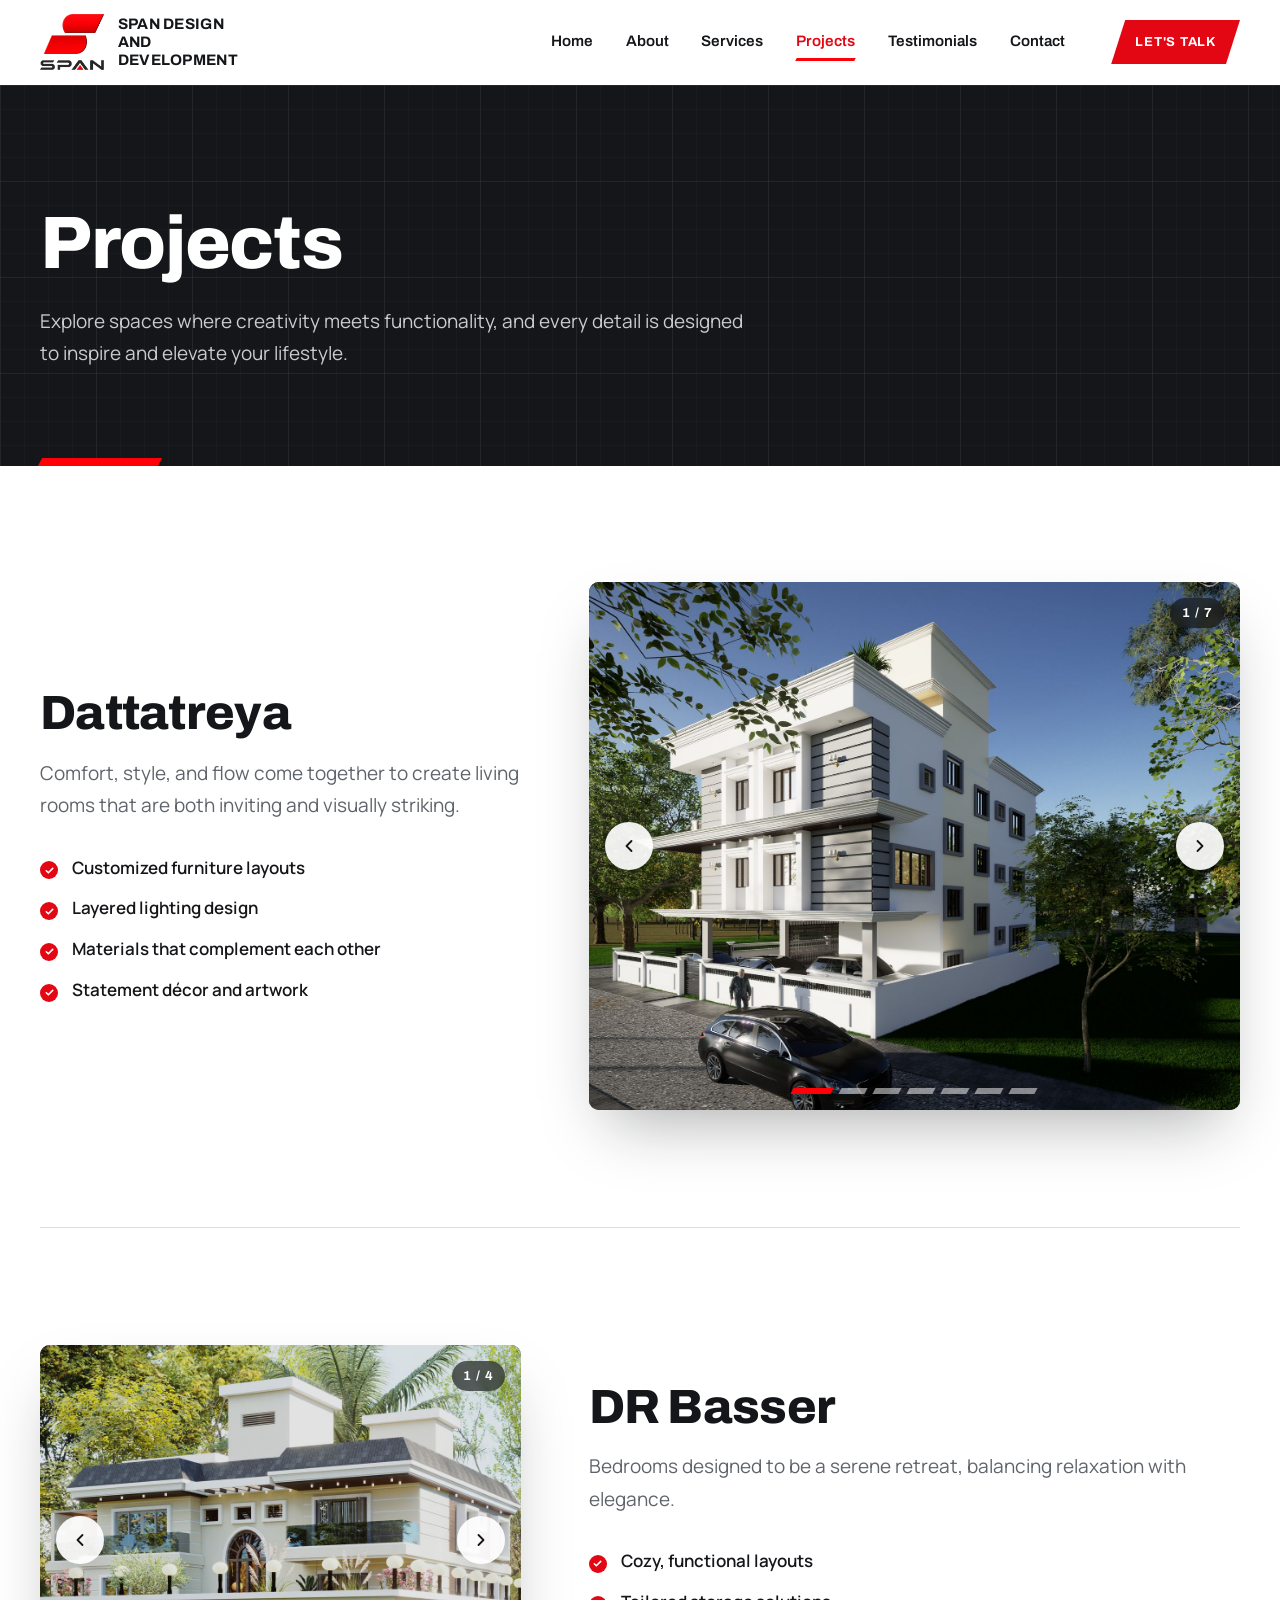
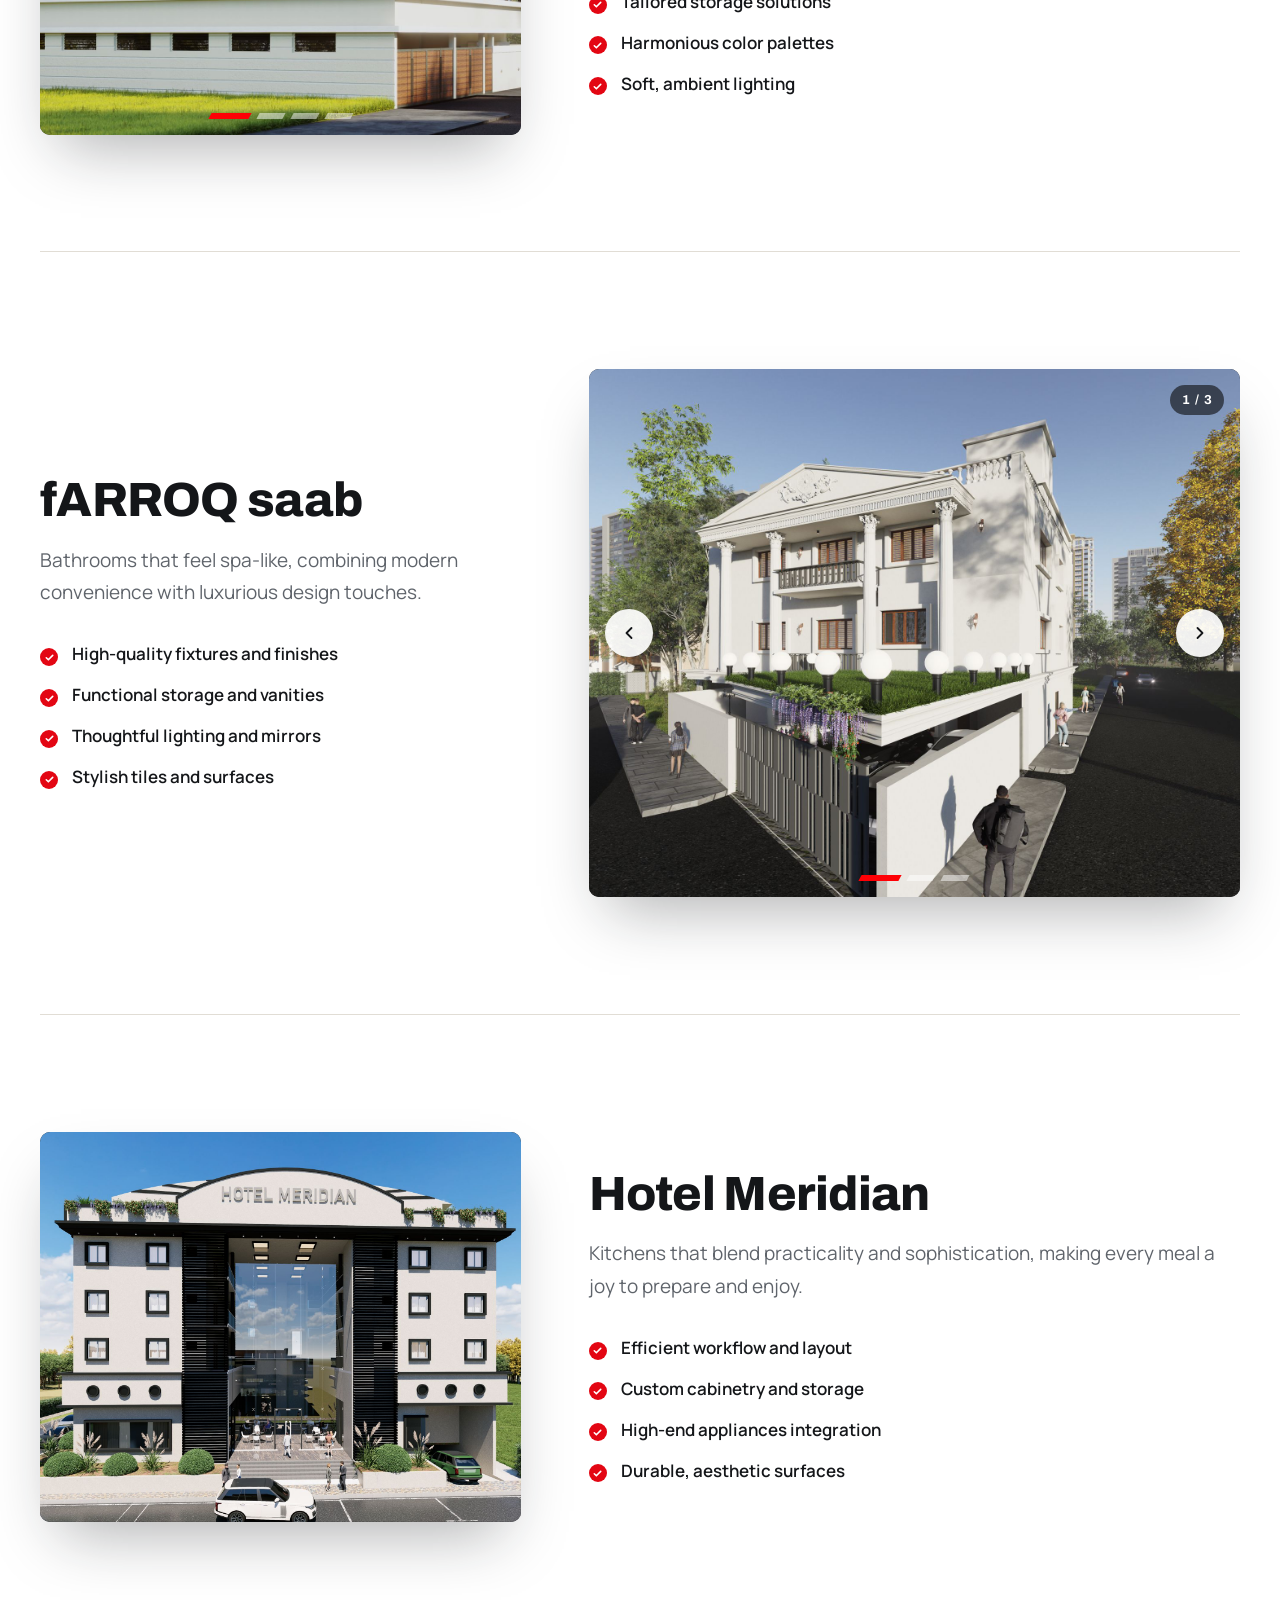
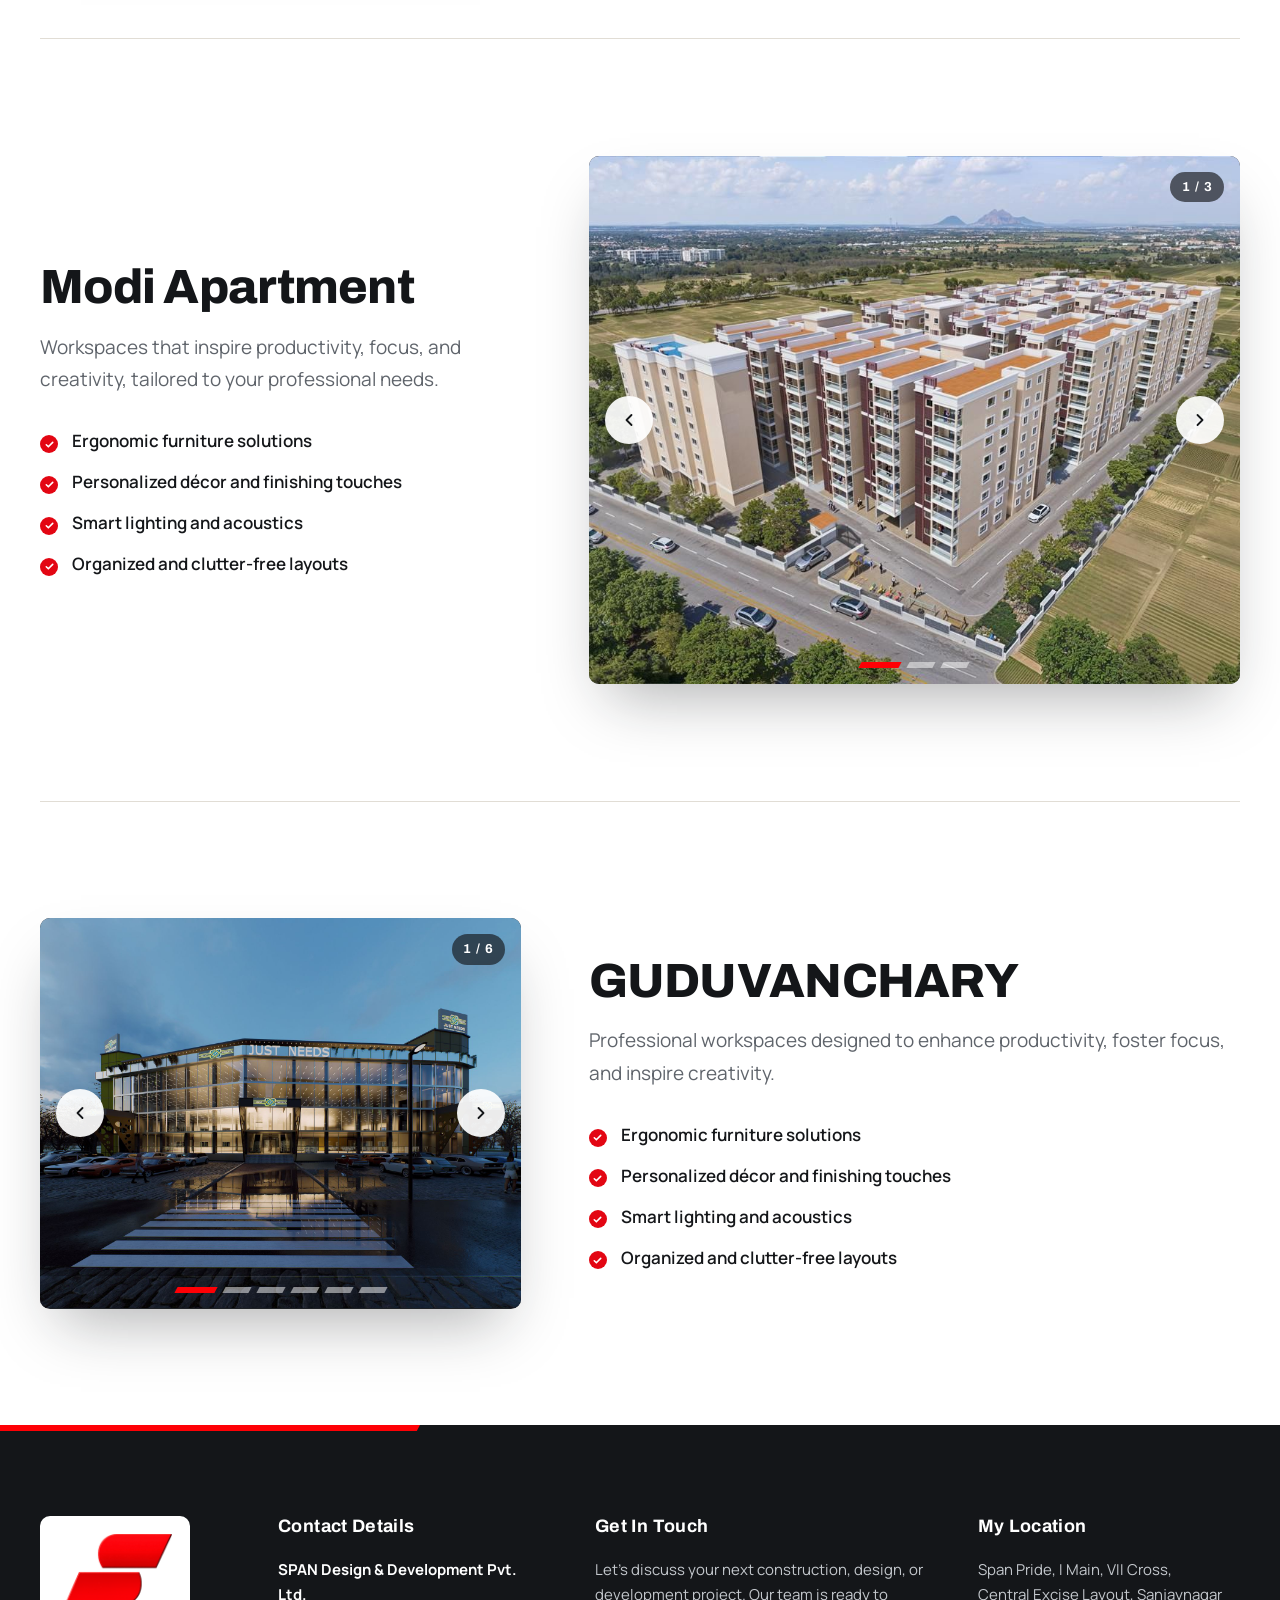
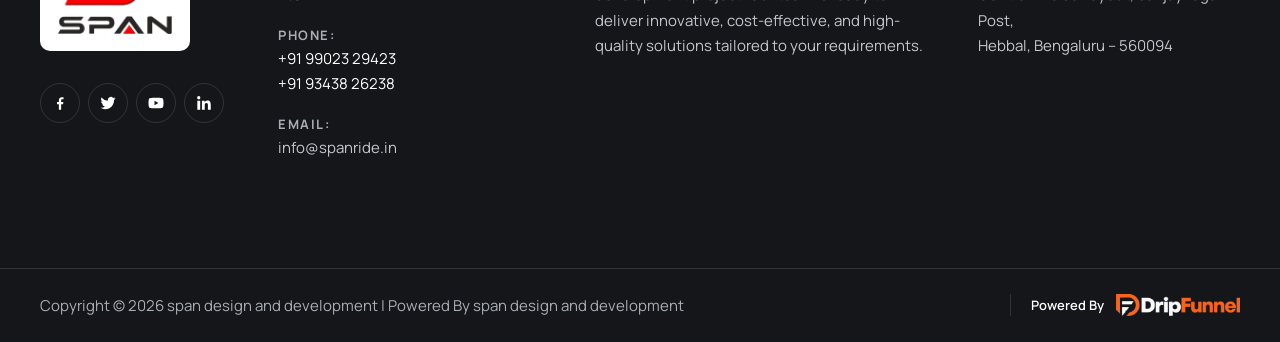
<file: pages/projects.html>
<!DOCTYPE html>
<html lang="en-US" class="no-js">
<head>
  <meta charset="UTF-8">
  <meta name="viewport" content="width=device-width, initial-scale=1">
  <title>Projects - span design and development</title>
  <meta name="description" content="Projects Explore spaces where creativity meets functionality, and every detail is designed to inspire and elevate your lifestyle. Dattatreya Comfort, style,">
  <meta name="robots" content="index, follow">
  <link rel="canonical" href="https://spanpride.in/projects/">
  <meta property="og:locale" content="en_US">
  <meta property="og:type" content="article">
  <meta property="og:title" content="Projects - span design and development">
  <meta property="og:description" content="Projects Explore spaces where creativity meets functionality, and every detail is designed to inspire and elevate your lifestyle. Dattatreya Comfort, style,">
  <meta property="og:url" content="https://spanpride.in/projects/">
  <meta property="og:site_name" content="span design and development">
  <meta property="og:image" content="https://spanpride.in/wp-content/uploads/2026/06/Scene-6_1-1024x830.png">
  <meta name="theme-color" content="#141619">
  <link rel="icon" href="../images/favicon.ico" sizes="any">
  <link rel="icon" href="../images/favicon-32.png" sizes="32x32" type="image/png">
  <link rel="icon" href="../images/favicon-192.png" sizes="192x192" type="image/png">
  <link rel="apple-touch-icon" href="../images/apple-touch-icon.png">
  <link rel="preconnect" href="https://fonts.googleapis.com">
  <link rel="preconnect" href="https://fonts.gstatic.com" crossorigin>
  <link rel="stylesheet" href="https://fonts.googleapis.com/css2?family=Archivo:wght@600;700;800&amp;family=Manrope:wght@400;500;600;700&amp;display=swap">
  <link rel="stylesheet" href="../css/style.css">
  <link rel="stylesheet" href="../css/responsive.css">
</head>
<body class="page-projects">
<a class="skip-link" href="#main">Skip to content</a>

<header class="site-header" id="masthead">
  <div class="container site-header__inner">
    <a class="brand" href="../index.html" rel="home">
      <img class="brand__logo" src="../images/logo.png" width="480" height="417" alt="span design and development">
      <span class="brand__name">span design and development</span>
    </a>
    <button class="nav-toggle" type="button" aria-controls="primary-nav" aria-expanded="false" aria-label="Main menu toggle">
      <span class="nav-toggle__bar"></span><span class="nav-toggle__bar"></span><span class="nav-toggle__bar"></span>
    </button>
    <nav class="nav" id="primary-nav" aria-label="Primary Site Navigation">
      <ul class="nav__list">
        <li><a class="nav__link" href="../index.html">Home</a></li>
        <li><a class="nav__link" href="../pages/about.html">About</a></li>
        <li><a class="nav__link" href="../pages/services.html">Services</a></li>
        <li><a class="nav__link" href="../pages/projects.html" aria-current="page">Projects</a></li>
        <li><a class="nav__link" href="../pages/testimonials.html">Testimonials</a></li>
        <li><a class="nav__link" href="../pages/contact.html">Contact</a></li>
      </ul>
      <a class="btn btn--sm" href="../pages/contact.html" data-talk-open aria-haspopup="dialog">Let's Talk</a>
    </nav>
  </div>
  <div class="nav-backdrop" aria-hidden="true"></div>
</header>

<main id="main">

  <section class="page-hero blueprint " aria-labelledby="page-title">
    
    <div class="container">
      <div class="page-hero__inner">
        <h1 id="page-title">Projects</h1>
        <p>Explore spaces where creativity meets functionality, and every detail is designed to inspire and elevate your lifestyle.</p>
      </div>
    </div>
  </section>

  <section class="section">
    <div class="container">
      <article class="project" id="project-dattatreya" aria-labelledby="project-dattatreya-title">
        <div class="project__info reveal">
          <h2 id="project-dattatreya-title">Dattatreya</h2>
          <p>Comfort, style, and flow come together to create living rooms that are both inviting and visually striking.</p>
          <ul class="checklist"><li>Customized furniture layouts</li><li>Layered lighting design</li><li>Materials that complement each other</li><li>Statement décor and artwork</li></ul>
        </div>
        <div class="reveal" data-delay="1">
          <div class="carousel" data-carousel aria-label="Dattatreya project — Image Carousel"><div class="carousel__track"><figure class="carousel__slide"><img src="../images/projects/dattatreya/scene-6-1.jpg" width="1600" height="1296" alt="Dattatreya project — image 1 of 7" decoding="async"></figure><figure class="carousel__slide"><img src="../images/projects/dattatreya/site-photo-1.jpg" width="1600" height="1296" alt="Dattatreya project — image 2 of 7" loading="lazy" decoding="async"></figure><figure class="carousel__slide"><img src="../images/projects/dattatreya/site-photo-2.jpg" width="1600" height="1296" alt="Dattatreya project — image 3 of 7" loading="lazy" decoding="async"></figure><figure class="carousel__slide"><img src="../images/projects/dattatreya/site-photo-3.jpg" width="1600" height="1296" alt="Dattatreya project — image 4 of 7" loading="lazy" decoding="async"></figure><figure class="carousel__slide"><img src="../images/projects/dattatreya/site-photo-4.jpg" width="1600" height="1296" alt="Dattatreya project — image 5 of 7" loading="lazy" decoding="async"></figure><figure class="carousel__slide"><img src="../images/projects/dattatreya/scene-5-3.jpg" width="1600" height="1296" alt="Dattatreya project — image 6 of 7" loading="lazy" decoding="async"></figure><figure class="carousel__slide"><img src="../images/projects/dattatreya/scene-4-2.jpg" width="1600" height="1296" alt="Dattatreya project — image 7 of 7" loading="lazy" decoding="async"></figure></div></div>
        </div>
      </article>
      <article class="project" id="project-dr-basser" aria-labelledby="project-dr-basser-title">
        <div class="project__info reveal">
          <h2 id="project-dr-basser-title">DR Basser</h2>
          <p>Bedrooms designed to be a serene retreat, balancing relaxation with elegance.</p>
          <ul class="checklist"><li>Cozy, functional layouts</li><li>Tailored storage solutions</li><li>Harmonious color palettes</li><li>Soft, ambient lighting</li></ul>
        </div>
        <div class="reveal" data-delay="1">
          <div class="carousel" data-carousel aria-label="DR Basser project — Image Carousel"><div class="carousel__track"><figure class="carousel__slide"><img src="../images/projects/dr-basser/render-9-5.jpg" width="1600" height="900" alt="DR Basser project — image 1 of 4" loading="lazy" decoding="async"></figure><figure class="carousel__slide"><img src="../images/projects/dr-basser/scene-1-2.jpg" width="1600" height="900" alt="DR Basser project — image 2 of 4" loading="lazy" decoding="async"></figure><figure class="carousel__slide"><img src="../images/projects/dr-basser/render-4-3.jpg" width="1600" height="900" alt="DR Basser project — image 3 of 4" loading="lazy" decoding="async"></figure><figure class="carousel__slide"><img src="../images/projects/dr-basser/scene-5-3.jpg" width="1600" height="1296" alt="DR Basser project — image 4 of 4" loading="lazy" decoding="async"></figure></div></div>
        </div>
      </article>
      <article class="project" id="project-farroq-saab" aria-labelledby="project-farroq-saab-title">
        <div class="project__info reveal">
          <h2 id="project-farroq-saab-title">fARROQ saab</h2>
          <p>Bathrooms that feel spa-like, combining modern convenience with luxurious design touches.</p>
          <ul class="checklist"><li>High-quality fixtures and finishes</li><li>Functional storage and vanities</li><li>Thoughtful lighting and mirrors</li><li>Stylish tiles and surfaces</li></ul>
        </div>
        <div class="reveal" data-delay="1">
          <div class="carousel" data-carousel aria-label="fARROQ saab project — Image Carousel"><div class="carousel__track"><figure class="carousel__slide"><img src="../images/projects/farroq-saab/scene-4-4.jpg" width="1600" height="1296" alt="fARROQ saab project — image 1 of 3" loading="lazy" decoding="async"></figure><figure class="carousel__slide"><img src="../images/projects/farroq-saab/scene-3-4.jpg" width="1600" height="1296" alt="fARROQ saab project — image 2 of 3" loading="lazy" decoding="async"></figure><figure class="carousel__slide"><img src="../images/projects/farroq-saab/scene-1-4.jpg" width="1600" height="1296" alt="fARROQ saab project — image 3 of 3" loading="lazy" decoding="async"></figure></div></div>
        </div>
      </article>
      <article class="project" id="project-hotel-meridian" aria-labelledby="project-hotel-meridian-title">
        <div class="project__info reveal">
          <h2 id="project-hotel-meridian-title">Hotel Meridian</h2>
          <p>Kitchens that blend practicality and sophistication, making every meal a joy to prepare and enjoy.</p>
          <ul class="checklist"><li>Efficient workflow and layout</li><li>Custom cabinetry and storage</li><li>High-end appliances integration</li><li>Durable, aesthetic surfaces</li></ul>
        </div>
        <div class="reveal" data-delay="1">
          <div class="carousel" data-carousel aria-label="Hotel Meridian project — Image Carousel"><div class="carousel__track"><figure class="carousel__slide"><img src="../images/projects/hotel-meridian/scene-8-4.jpg" width="1600" height="1296" alt="Hotel Meridian project" loading="lazy" decoding="async"></figure></div></div>
        </div>
      </article>
      <article class="project" id="project-modi-apartment" aria-labelledby="project-modi-apartment-title">
        <div class="project__info reveal">
          <h2 id="project-modi-apartment-title">Modi Apartment</h2>
          <p>Workspaces that inspire productivity, focus, and creativity, tailored to your professional needs.</p>
          <ul class="checklist"><li>Ergonomic furniture solutions</li><li>Personalized décor and finishing touches</li><li>Smart lighting and acoustics</li><li>Organized and clutter-free layouts</li></ul>
        </div>
        <div class="reveal" data-delay="1">
          <div class="carousel" data-carousel aria-label="Modi Apartment project — Image Carousel"><div class="carousel__track"><figure class="carousel__slide"><img src="../images/projects/modi-apartment/site-photo-1.jpg" width="1280" height="720" alt="Modi Apartment project — image 1 of 3" loading="lazy" decoding="async"></figure><figure class="carousel__slide"><img src="../images/projects/modi-apartment/site-photo-2.jpg" width="1280" height="719" alt="Modi Apartment project — image 2 of 3" loading="lazy" decoding="async"></figure><figure class="carousel__slide"><img src="../images/projects/modi-apartment/site-photo-3.jpg" width="1280" height="720" alt="Modi Apartment project — image 3 of 3" loading="lazy" decoding="async"></figure></div></div>
        </div>
      </article>
      <article class="project" id="project-guduvanchary" aria-labelledby="project-guduvanchary-title">
        <div class="project__info reveal">
          <h2 id="project-guduvanchary-title">GUDUVANCHARY</h2>
          <p>Professional workspaces designed to enhance productivity, foster focus, and inspire creativity.</p>
          <ul class="checklist"><li>Ergonomic furniture solutions</li><li>Personalized décor and finishing touches</li><li>Smart lighting and acoustics</li><li>Organized and clutter-free layouts</li></ul>
        </div>
        <div class="reveal" data-delay="1">
          <div class="carousel" data-carousel aria-label="GUDUVANCHARY project — Image Carousel"><div class="carousel__track"><figure class="carousel__slide"><img src="../images/projects/guduvanchary/render-5.jpg" width="1600" height="1296" alt="GUDUVANCHARY project — image 1 of 6" loading="lazy" decoding="async"></figure><figure class="carousel__slide"><img src="../images/projects/guduvanchary/render-4.jpg" width="1600" height="1296" alt="GUDUVANCHARY project — image 2 of 6" loading="lazy" decoding="async"></figure><figure class="carousel__slide"><img src="../images/projects/guduvanchary/render-3.jpg" width="1600" height="1296" alt="GUDUVANCHARY project — image 3 of 6" loading="lazy" decoding="async"></figure><figure class="carousel__slide"><img src="../images/projects/guduvanchary/render-2.jpg" width="1600" height="1296" alt="GUDUVANCHARY project — image 4 of 6" loading="lazy" decoding="async"></figure><figure class="carousel__slide"><img src="../images/projects/guduvanchary/render-1.jpg" width="1600" height="1296" alt="GUDUVANCHARY project — image 5 of 6" loading="lazy" decoding="async"></figure><figure class="carousel__slide"><img src="../images/projects/guduvanchary/scene-11-4.jpg" width="1600" height="1296" alt="GUDUVANCHARY project — image 6 of 6" loading="lazy" decoding="async"></figure></div></div>
        </div>
      </article>
    </div>
  </section>
</main>

<footer class="site-footer" id="colophon">
  <div class="container footer-main">
    <div class="footer-brand">
      <a class="footer-logo" href="../index.html" aria-label="span design and development — Home">
        <img src="../images/logo.png" width="480" height="417" alt="span design and development" loading="lazy">
      </a>
      <ul class="social social--dark"><li><span class="social__item" data-social="facebook" role="img" aria-label="Facebook" title="Facebook"><svg viewBox="0 0 24 24" aria-hidden="true"><path d="M13.5 21v-7.5H16l.5-3h-3V8.6c0-.9.3-1.6 1.6-1.6h1.6V4.3c-.3 0-1.2-.1-2.3-.1-2.3 0-3.9 1.4-3.9 4v2.3H8v3h2.5V21h3z"/></svg></span></li><li><span class="social__item" data-social="twitter" role="img" aria-label="Twitter" title="Twitter"><svg viewBox="0 0 24 24" aria-hidden="true"><path d="M22 5.8c-.7.3-1.5.6-2.4.7.9-.5 1.5-1.3 1.8-2.3-.8.5-1.7.8-2.6 1a4.1 4.1 0 0 0-7 3.7A11.6 11.6 0 0 1 3.4 4.6a4.1 4.1 0 0 0 1.3 5.5c-.7 0-1.3-.2-1.9-.5 0 2 1.4 3.7 3.3 4.1-.6.2-1.2.2-1.9.1.5 1.6 2.1 2.8 3.9 2.9A8.3 8.3 0 0 1 2 18.4 11.7 11.7 0 0 0 8.3 20.2c7.5 0 11.7-6.2 11.7-11.7v-.5c.8-.6 1.5-1.3 2-2.2z"/></svg></span></li><li><span class="social__item" data-social="youtube" role="img" aria-label="Youtube" title="Youtube"><svg viewBox="0 0 24 24" aria-hidden="true"><path d="M21.6 7.2a2.5 2.5 0 0 0-1.8-1.8C18.2 5 12 5 12 5s-6.2 0-7.8.4A2.5 2.5 0 0 0 2.4 7.2C2 8.8 2 12 2 12s0 3.2.4 4.8a2.5 2.5 0 0 0 1.8 1.8c1.6.4 7.8.4 7.8.4s6.2 0 7.8-.4a2.5 2.5 0 0 0 1.8-1.8c.4-1.6.4-4.8.4-4.8s0-3.2-.4-4.8zM10 15V9l5.2 3L10 15z"/></svg></span></li><li><span class="social__item" data-social="linkedin" role="img" aria-label="Linkedin" title="Linkedin"><svg viewBox="0 0 24 24" aria-hidden="true"><path d="M6.9 21H3.1V8.9h3.8V21zM5 7.2a2.2 2.2 0 1 1 2.2-2.2A2.2 2.2 0 0 1 5 7.2zM21 21h-3.8v-5.9c0-1.4 0-3.2-2-3.2s-2.2 1.5-2.2 3.1v6H9.2V8.9h3.6v1.7h.1a4 4 0 0 1 3.6-2c3.8 0 4.5 2.5 4.5 5.8V21z"/></svg></span></li></ul>
    </div>
    <section class="footer-col" aria-labelledby="ft-contact">
      <h2 id="ft-contact">Contact Details</h2>
      <p><strong>SPAN Design &amp; Development Pvt. Ltd.</strong></p>
      <p><span class="footer-label">Phone:</span>
        <a href="tel:+919902329423">+91 99023 29423</a><br>
        <a href="tel:+919343826238">+91 93438 26238</a></p>
      <p><span class="footer-label">Email:</span>
        info@spanride.in</p>
    </section>
    <section class="footer-col" aria-labelledby="ft-touch">
      <h2 id="ft-touch">Get In Touch</h2>
      <p>Let’s discuss your next construction, design, or development project. Our team is ready to deliver innovative, cost-effective, and high-quality solutions tailored to your requirements.</p>
    </section>
    <section class="footer-col" aria-labelledby="ft-loc">
      <h2 id="ft-loc">My Location</h2>
      <address style="font-style:normal">Span Pride, I Main, VII Cross,<br>Central Excise Layout, Sanjaynagar Post,<br>Hebbal, Bengaluru – 560094</address>
    </section>
  </div>
  <div class="footer-bottom">
    <div class="container footer-bottom__inner">
      <p>Copyright © 2026 span design and development | Powered By span design and development</p>
      <div class="powered-by">
        <span class="powered-by__label">Powered By</span>
        <a class="powered-by__logo" href="https://www.dripfunnel.com/in/" target="_blank" rel="noopener" aria-label="DripFunnel (opens in a new tab)">
          <img src="../images/dripfunnel/dripfunnel-white.png" width="360" height="64" alt="DripFunnel" loading="lazy">
        </a>
      </div>
    </div>
  </div>
</footer>

<dialog class="modal" id="talk-modal" aria-labelledby="talk-modal-title">
  <div class="modal__panel">
    <button class="modal__close" type="button" data-talk-close aria-label="Close">
      <svg viewBox="0 0 24 24" fill="none" stroke="currentColor" stroke-width="2.2" stroke-linecap="round" aria-hidden="true"><path d="M18 6L6 18M6 6l12 12"/></svg>
    </button>
    <h2 class="modal__title" id="talk-modal-title">Send Me a Message</h2>
    <form class="form" data-contact-form method="post" action="#" novalidate aria-labelledby="talk-modal-title">
      <div class="form__row">
        <div class="field">
              <label class="visually-hidden" for="mf-name">Name *</label>
              <input id="mf-name" type="text" name="name" placeholder="Name *" autocomplete="name" data-required aria-required="true" aria-describedby="mf-name-err">
              <div class="field__error" id="mf-name-err" aria-live="polite">This field is required.</div>
            </div>
        <div class="field">
              <label class="visually-hidden" for="mf-email">Email *</label>
              <input id="mf-email" type="email" name="email" placeholder="Email *" autocomplete="email" data-required aria-required="true" aria-describedby="mf-email-err">
              <div class="field__error" id="mf-email-err" aria-live="polite">This field is required.</div>
            </div>
      </div>
      <div class="field">
              <label class="visually-hidden" for="mf-subject">Subject *</label>
              <input id="mf-subject" type="text" name="subject" placeholder="Subject *" autocomplete="off" data-required aria-required="true" aria-describedby="mf-subject-err">
              <div class="field__error" id="mf-subject-err" aria-live="polite">This field is required.</div>
            </div>
      <div class="field">
              <label class="visually-hidden" for="mf-message">Message</label>
              <textarea id="mf-message" name="message" placeholder="Message" aria-required="false" aria-describedby="mf-message-err"></textarea>
              <div class="field__error" id="mf-message-err" aria-live="polite">This field is required.</div>
            </div>
      <div class="form__status" role="alert"><svg viewBox="0 0 24 24" fill="none" stroke="currentColor" stroke-width="2" stroke-linecap="round" stroke-linejoin="round" aria-hidden="true"><circle cx="12" cy="12" r="10"/><path d="M12 8v4M12 16h.01"/></svg><span class="form__status-text"></span></div>
      <button class="btn" type="submit">Send Message<svg viewBox="0 0 24 24" fill="none" stroke="currentColor" stroke-width="2.2" stroke-linecap="round" stroke-linejoin="round" aria-hidden="true"><path d="M5 12h14M13 6l6 6-6 6"/></svg></button>
    </form>
  </div>
</dialog>

<script src="../js/config.js"></script>
<script src="../js/navigation.js"></script>
<script src="../js/main.js"></script>
</body>
</html>
</file>
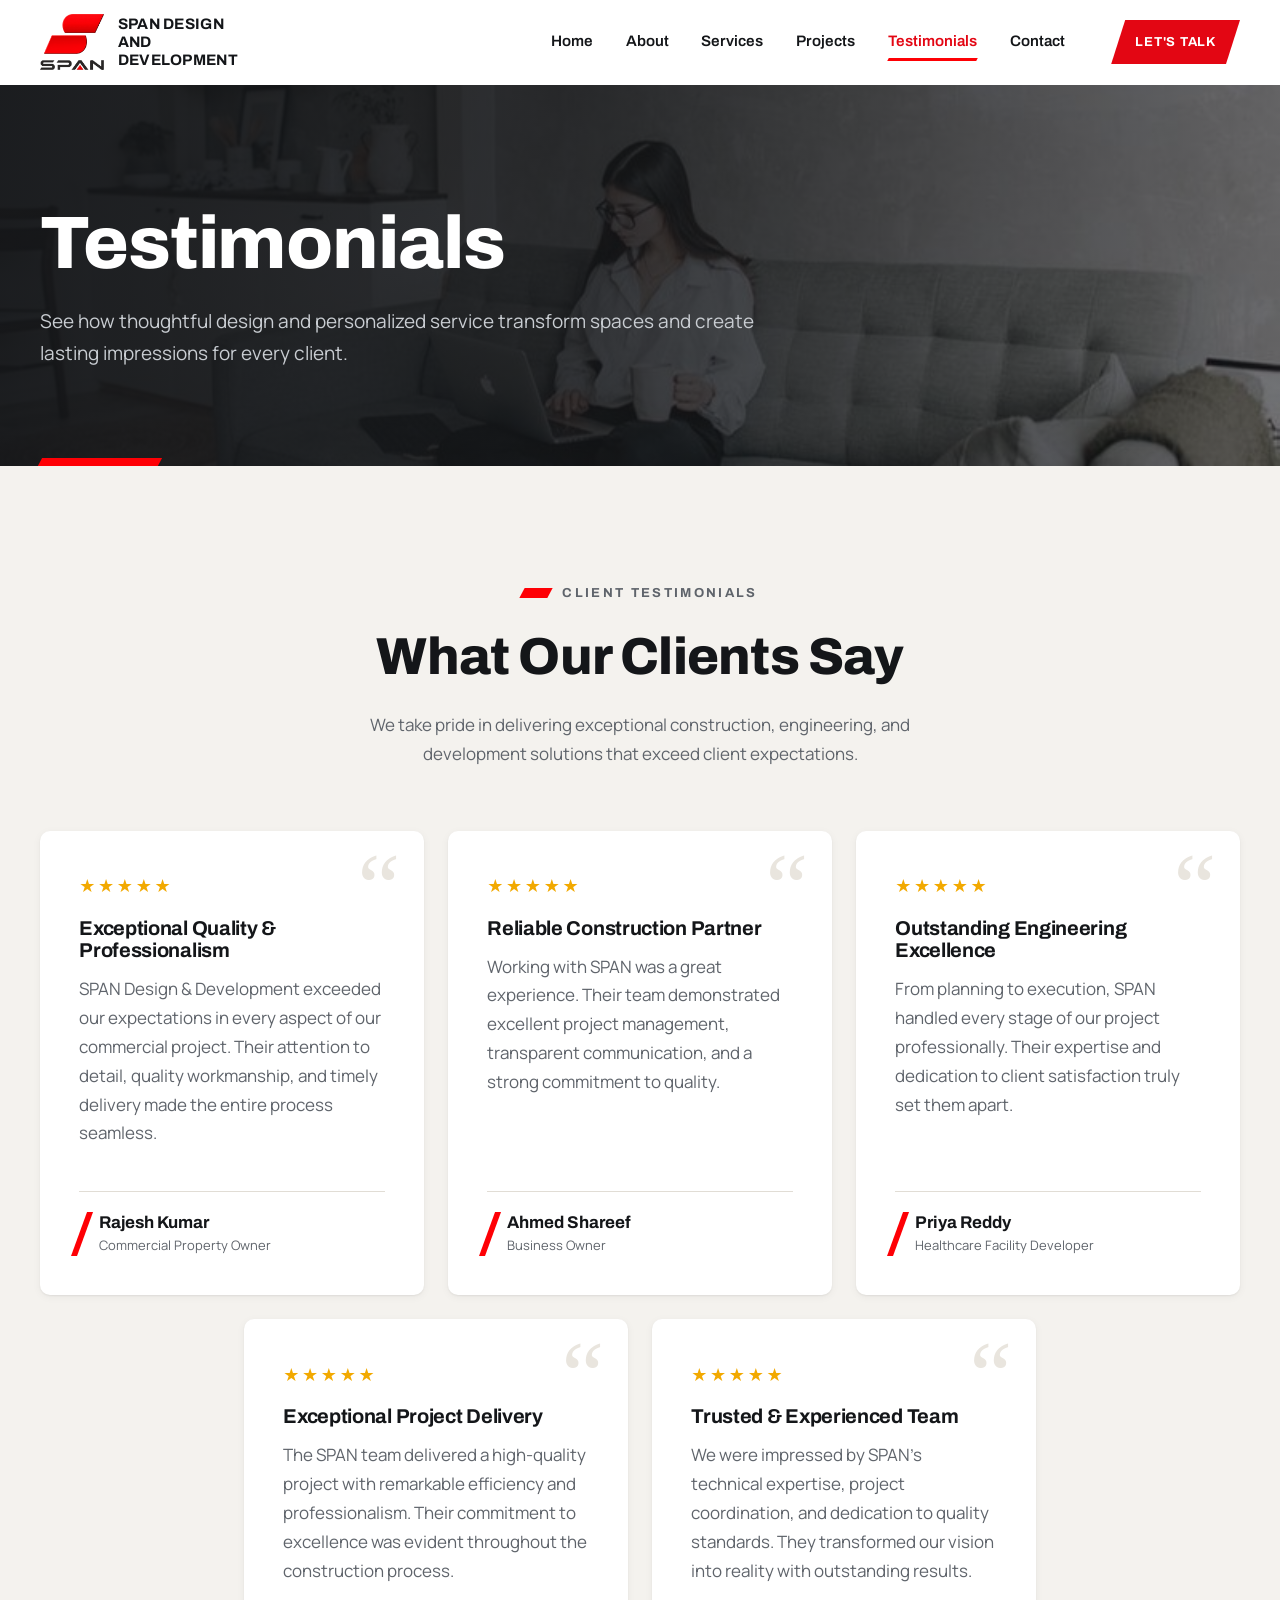
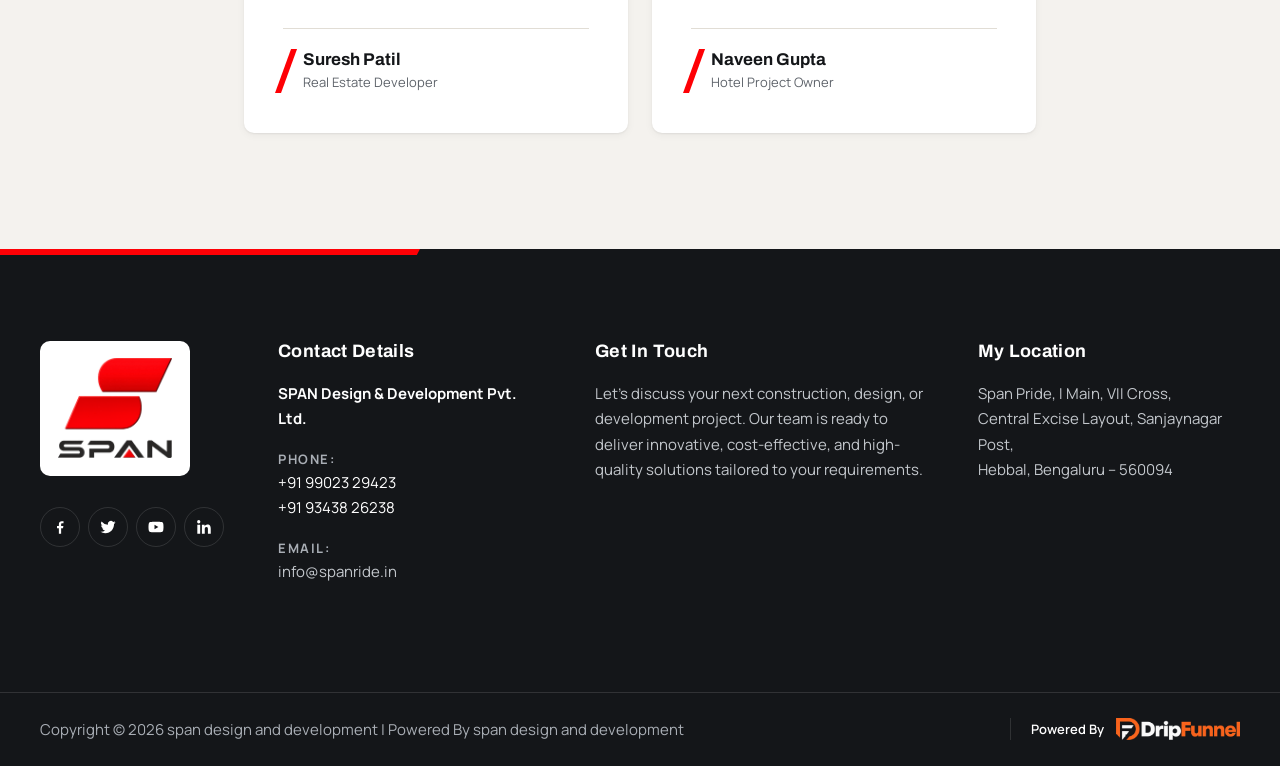
<file: pages/testimonials.html>
<!DOCTYPE html>
<html lang="en-US" class="no-js">
<head>
  <meta charset="UTF-8">
  <meta name="viewport" content="width=device-width, initial-scale=1">
  <title>Testimonials - span design and development</title>
  <meta name="description" content="Testimonials See how thoughtful design and personalized service transform spaces and create lasting impressions for every client. CLIENT TESTIMONIALS What Our">
  <meta name="robots" content="index, follow">
  <link rel="canonical" href="https://spanpride.in/testimonials/">
  <meta property="og:locale" content="en_US">
  <meta property="og:type" content="article">
  <meta property="og:title" content="Testimonials - span design and development">
  <meta property="og:description" content="Testimonials See how thoughtful design and personalized service transform spaces and create lasting impressions for every client. CLIENT TESTIMONIALS What Our">
  <meta property="og:url" content="https://spanpride.in/testimonials/">
  <meta property="og:site_name" content="span design and development">
  <meta name="theme-color" content="#141619">
  <link rel="icon" href="../images/favicon.ico" sizes="any">
  <link rel="icon" href="../images/favicon-32.png" sizes="32x32" type="image/png">
  <link rel="icon" href="../images/favicon-192.png" sizes="192x192" type="image/png">
  <link rel="apple-touch-icon" href="../images/apple-touch-icon.png">
  <link rel="preconnect" href="https://fonts.googleapis.com">
  <link rel="preconnect" href="https://fonts.gstatic.com" crossorigin>
  <link rel="stylesheet" href="https://fonts.googleapis.com/css2?family=Archivo:wght@600;700;800&amp;family=Manrope:wght@400;500;600;700&amp;display=swap">
  <link rel="stylesheet" href="../css/style.css">
  <link rel="stylesheet" href="../css/responsive.css">
</head>
<body class="page-testimonials">
<a class="skip-link" href="#main">Skip to content</a>

<header class="site-header" id="masthead">
  <div class="container site-header__inner">
    <a class="brand" href="../index.html" rel="home">
      <img class="brand__logo" src="../images/logo.png" width="480" height="417" alt="span design and development">
      <span class="brand__name">span design and development</span>
    </a>
    <button class="nav-toggle" type="button" aria-controls="primary-nav" aria-expanded="false" aria-label="Main menu toggle">
      <span class="nav-toggle__bar"></span><span class="nav-toggle__bar"></span><span class="nav-toggle__bar"></span>
    </button>
    <nav class="nav" id="primary-nav" aria-label="Primary Site Navigation">
      <ul class="nav__list">
        <li><a class="nav__link" href="../index.html">Home</a></li>
        <li><a class="nav__link" href="../pages/about.html">About</a></li>
        <li><a class="nav__link" href="../pages/services.html">Services</a></li>
        <li><a class="nav__link" href="../pages/projects.html">Projects</a></li>
        <li><a class="nav__link" href="../pages/testimonials.html" aria-current="page">Testimonials</a></li>
        <li><a class="nav__link" href="../pages/contact.html">Contact</a></li>
      </ul>
      <a class="btn btn--sm" href="../pages/contact.html" data-talk-open aria-haspopup="dialog">Let's Talk</a>
    </nav>
  </div>
  <div class="nav-backdrop" aria-hidden="true"></div>
</header>

<main id="main">

  <section class="page-hero blueprint page-hero--photo" aria-labelledby="page-title">
    <div class="page-hero__bg" style="background-image:url('../images/backgrounds/testimonials-woman-sitting-on-sofa.jpg')" aria-hidden="true"></div>
    <div class="container">
      <div class="page-hero__inner">
        <h1 id="page-title">Testimonials</h1>
        <p>See how thoughtful design and personalized service transform spaces and create lasting impressions for every client.</p>
      </div>
    </div>
  </section>

  <section class="section section--concrete" aria-labelledby="clients-title">
    <div class="container">
      <div class="section-head section-head--center reveal">
        <p class="eyebrow">CLIENT TESTIMONIALS</p>
        <h2 id="clients-title">What Our Clients Say</h2>
        <p>We take pride in delivering exceptional construction, engineering, and development solutions that exceed client expectations.</p>
      </div>
      <div class="testimonials">
        <article class="testimonial reveal" data-delay="1">
          <div class="testimonial__stars" role="img" aria-label="5 out of 5 stars"><span aria-hidden="true">★★★★★</span></div>
          <h3>Exceptional Quality &amp; Professionalism</h3>
          <p>SPAN Design &amp; Development exceeded our expectations in every aspect of our commercial project. Their attention to detail, quality workmanship, and timely delivery made the entire process seamless.</p>
          <div class="testimonial__client"><div><strong>Rajesh Kumar</strong><span>Commercial Property Owner</span></div></div>
        </article>
        <article class="testimonial reveal" data-delay="2">
          <div class="testimonial__stars" role="img" aria-label="5 out of 5 stars"><span aria-hidden="true">★★★★★</span></div>
          <h3>Reliable Construction Partner</h3>
          <p>Working with SPAN was a great experience. Their team demonstrated excellent project management, transparent communication, and a strong commitment to quality.</p>
          <div class="testimonial__client"><div><strong>Ahmed Shareef</strong><span>Business Owner</span></div></div>
        </article>
        <article class="testimonial reveal" data-delay="3">
          <div class="testimonial__stars" role="img" aria-label="5 out of 5 stars"><span aria-hidden="true">★★★★★</span></div>
          <h3>Outstanding Engineering Excellence</h3>
          <p>From planning to execution, SPAN handled every stage of our project professionally. Their expertise and dedication to client satisfaction truly set them apart.</p>
          <div class="testimonial__client"><div><strong>Priya Reddy</strong><span>Healthcare Facility Developer</span></div></div>
        </article>
        <article class="testimonial reveal" data-delay="1">
          <div class="testimonial__stars" role="img" aria-label="5 out of 5 stars"><span aria-hidden="true">★★★★★</span></div>
          <h3>Exceptional Project Delivery</h3>
          <p>The SPAN team delivered a high-quality project with remarkable efficiency and professionalism. Their commitment to excellence was evident throughout the construction process.</p>
          <div class="testimonial__client"><div><strong>Suresh Patil</strong><span>Real Estate Developer</span></div></div>
        </article>
        <article class="testimonial reveal" data-delay="2">
          <div class="testimonial__stars" role="img" aria-label="5 out of 5 stars"><span aria-hidden="true">★★★★★</span></div>
          <h3>Trusted &amp; Experienced Team</h3>
          <p>We were impressed by SPAN's technical expertise, project coordination, and dedication to quality standards. They transformed our vision into reality with outstanding results.</p>
          <div class="testimonial__client"><div><strong>Naveen Gupta</strong><span>Hotel Project Owner</span></div></div>
        </article>
      </div>
    </div>
  </section>
</main>

<footer class="site-footer" id="colophon">
  <div class="container footer-main">
    <div class="footer-brand">
      <a class="footer-logo" href="../index.html" aria-label="span design and development — Home">
        <img src="../images/logo.png" width="480" height="417" alt="span design and development" loading="lazy">
      </a>
      <ul class="social social--dark"><li><span class="social__item" data-social="facebook" role="img" aria-label="Facebook" title="Facebook"><svg viewBox="0 0 24 24" aria-hidden="true"><path d="M13.5 21v-7.5H16l.5-3h-3V8.6c0-.9.3-1.6 1.6-1.6h1.6V4.3c-.3 0-1.2-.1-2.3-.1-2.3 0-3.9 1.4-3.9 4v2.3H8v3h2.5V21h3z"/></svg></span></li><li><span class="social__item" data-social="twitter" role="img" aria-label="Twitter" title="Twitter"><svg viewBox="0 0 24 24" aria-hidden="true"><path d="M22 5.8c-.7.3-1.5.6-2.4.7.9-.5 1.5-1.3 1.8-2.3-.8.5-1.7.8-2.6 1a4.1 4.1 0 0 0-7 3.7A11.6 11.6 0 0 1 3.4 4.6a4.1 4.1 0 0 0 1.3 5.5c-.7 0-1.3-.2-1.9-.5 0 2 1.4 3.7 3.3 4.1-.6.2-1.2.2-1.9.1.5 1.6 2.1 2.8 3.9 2.9A8.3 8.3 0 0 1 2 18.4 11.7 11.7 0 0 0 8.3 20.2c7.5 0 11.7-6.2 11.7-11.7v-.5c.8-.6 1.5-1.3 2-2.2z"/></svg></span></li><li><span class="social__item" data-social="youtube" role="img" aria-label="Youtube" title="Youtube"><svg viewBox="0 0 24 24" aria-hidden="true"><path d="M21.6 7.2a2.5 2.5 0 0 0-1.8-1.8C18.2 5 12 5 12 5s-6.2 0-7.8.4A2.5 2.5 0 0 0 2.4 7.2C2 8.8 2 12 2 12s0 3.2.4 4.8a2.5 2.5 0 0 0 1.8 1.8c1.6.4 7.8.4 7.8.4s6.2 0 7.8-.4a2.5 2.5 0 0 0 1.8-1.8c.4-1.6.4-4.8.4-4.8s0-3.2-.4-4.8zM10 15V9l5.2 3L10 15z"/></svg></span></li><li><span class="social__item" data-social="linkedin" role="img" aria-label="Linkedin" title="Linkedin"><svg viewBox="0 0 24 24" aria-hidden="true"><path d="M6.9 21H3.1V8.9h3.8V21zM5 7.2a2.2 2.2 0 1 1 2.2-2.2A2.2 2.2 0 0 1 5 7.2zM21 21h-3.8v-5.9c0-1.4 0-3.2-2-3.2s-2.2 1.5-2.2 3.1v6H9.2V8.9h3.6v1.7h.1a4 4 0 0 1 3.6-2c3.8 0 4.5 2.5 4.5 5.8V21z"/></svg></span></li></ul>
    </div>
    <section class="footer-col" aria-labelledby="ft-contact">
      <h2 id="ft-contact">Contact Details</h2>
      <p><strong>SPAN Design &amp; Development Pvt. Ltd.</strong></p>
      <p><span class="footer-label">Phone:</span>
        <a href="tel:+919902329423">+91 99023 29423</a><br>
        <a href="tel:+919343826238">+91 93438 26238</a></p>
      <p><span class="footer-label">Email:</span>
        info@spanride.in</p>
    </section>
    <section class="footer-col" aria-labelledby="ft-touch">
      <h2 id="ft-touch">Get In Touch</h2>
      <p>Let’s discuss your next construction, design, or development project. Our team is ready to deliver innovative, cost-effective, and high-quality solutions tailored to your requirements.</p>
    </section>
    <section class="footer-col" aria-labelledby="ft-loc">
      <h2 id="ft-loc">My Location</h2>
      <address style="font-style:normal">Span Pride, I Main, VII Cross,<br>Central Excise Layout, Sanjaynagar Post,<br>Hebbal, Bengaluru – 560094</address>
    </section>
  </div>
  <div class="footer-bottom">
    <div class="container footer-bottom__inner">
      <p>Copyright © 2026 span design and development | Powered By span design and development</p>
      <div class="powered-by">
        <span class="powered-by__label">Powered By</span>
        <a class="powered-by__logo" href="https://www.dripfunnel.com/in/" target="_blank" rel="noopener" aria-label="DripFunnel (opens in a new tab)">
          <img src="../images/dripfunnel/dripfunnel-white.png" width="360" height="64" alt="DripFunnel" loading="lazy">
        </a>
      </div>
    </div>
  </div>
</footer>

<dialog class="modal" id="talk-modal" aria-labelledby="talk-modal-title">
  <div class="modal__panel">
    <button class="modal__close" type="button" data-talk-close aria-label="Close">
      <svg viewBox="0 0 24 24" fill="none" stroke="currentColor" stroke-width="2.2" stroke-linecap="round" aria-hidden="true"><path d="M18 6L6 18M6 6l12 12"/></svg>
    </button>
    <h2 class="modal__title" id="talk-modal-title">Send Me a Message</h2>
    <form class="form" data-contact-form method="post" action="#" novalidate aria-labelledby="talk-modal-title">
      <div class="form__row">
        <div class="field">
              <label class="visually-hidden" for="mf-name">Name *</label>
              <input id="mf-name" type="text" name="name" placeholder="Name *" autocomplete="name" data-required aria-required="true" aria-describedby="mf-name-err">
              <div class="field__error" id="mf-name-err" aria-live="polite">This field is required.</div>
            </div>
        <div class="field">
              <label class="visually-hidden" for="mf-email">Email *</label>
              <input id="mf-email" type="email" name="email" placeholder="Email *" autocomplete="email" data-required aria-required="true" aria-describedby="mf-email-err">
              <div class="field__error" id="mf-email-err" aria-live="polite">This field is required.</div>
            </div>
      </div>
      <div class="field">
              <label class="visually-hidden" for="mf-subject">Subject *</label>
              <input id="mf-subject" type="text" name="subject" placeholder="Subject *" autocomplete="off" data-required aria-required="true" aria-describedby="mf-subject-err">
              <div class="field__error" id="mf-subject-err" aria-live="polite">This field is required.</div>
            </div>
      <div class="field">
              <label class="visually-hidden" for="mf-message">Message</label>
              <textarea id="mf-message" name="message" placeholder="Message" aria-required="false" aria-describedby="mf-message-err"></textarea>
              <div class="field__error" id="mf-message-err" aria-live="polite">This field is required.</div>
            </div>
      <div class="form__status" role="alert"><svg viewBox="0 0 24 24" fill="none" stroke="currentColor" stroke-width="2" stroke-linecap="round" stroke-linejoin="round" aria-hidden="true"><circle cx="12" cy="12" r="10"/><path d="M12 8v4M12 16h.01"/></svg><span class="form__status-text"></span></div>
      <button class="btn" type="submit">Send Message<svg viewBox="0 0 24 24" fill="none" stroke="currentColor" stroke-width="2.2" stroke-linecap="round" stroke-linejoin="round" aria-hidden="true"><path d="M5 12h14M13 6l6 6-6 6"/></svg></button>
    </form>
  </div>
</dialog>

<script src="../js/config.js"></script>
<script src="../js/navigation.js"></script>
<script src="../js/main.js"></script>
</body>
</html>
</file>
<file: css/style.css>
/* ==========================================================================
   SPAN Design & Development — redesign stylesheet
   Structure: 1 tokens · 2 base · 3 layout · 4 components · 5 header · 6 footer
              7 page sections · 8 utilities & motion
   Breakpoint overrides live in responsive.css
   ========================================================================== */

/* 1. Design tokens ------------------------------------------------------- */
:root {
  /* Brand — sampled from the SPAN logo */
  --red: #e30613;
  --red-bright: #fe0005;
  --red-deep: #b8000b;
  --ink: #141619;
  --ink-2: #1e2125;
  --ink-3: #2a2e33;
  --charcoal: #20201f;

  /* Neutrals */
  --paper: #ffffff;
  --concrete: #f4f2ee;
  --concrete-2: #e9e5de;
  --line: #e1ddd5;
  --line-dark: rgba(255, 255, 255, 0.12);
  --text: #2b2e33;
  --muted: #5f646b;
  --muted-light: #a9aeb5;

  /* Type */
  --font-display: "Archivo", "Arial Narrow", system-ui, sans-serif;
  --font-body: "Manrope", system-ui, -apple-system, "Segoe UI", sans-serif;

  --fs-xs: 0.8125rem;
  --fs-sm: 0.9375rem;
  --fs-base: 1.0625rem;
  --fs-lg: 1.1875rem;
  --fs-h4: clamp(1.25rem, 1.1rem + 0.6vw, 1.5rem);
  --fs-h3: clamp(1.375rem, 1.15rem + 0.9vw, 1.875rem);
  --fs-h2: clamp(2rem, 1.5rem + 2.2vw, 3.25rem);
  --fs-h1: clamp(2.5rem, 1.6rem + 3.8vw, 4.75rem);

  /* Space & shape */
  --gutter: clamp(1rem, 0.5rem + 2.5vw, 2.5rem);
  --section: clamp(4rem, 2.5rem + 6vw, 8rem);
  --container: 1240px;
  --radius: 4px;
  --radius-lg: 10px;
  --slant: 14px;               /* parallelogram cut used on buttons & tags */
  --shadow-sm: 0 1px 2px rgba(20, 22, 25, 0.06), 0 2px 8px rgba(20, 22, 25, 0.05);
  --shadow: 0 10px 30px -10px rgba(20, 22, 25, 0.18);
  --shadow-lg: 0 30px 60px -20px rgba(20, 22, 25, 0.35);

  --header-h: 84px;
  --ease: cubic-bezier(0.22, 0.61, 0.36, 1);
}

/* 2. Base ---------------------------------------------------------------- */
*,
*::before,
*::after { box-sizing: border-box; }

html {
  -webkit-text-size-adjust: 100%;
  scroll-behavior: smooth;
  scroll-padding-top: calc(var(--header-h) + 1rem);
}

body {
  margin: 0;
  font-family: var(--font-body);
  font-size: var(--fs-base);
  line-height: 1.7;
  color: var(--text);
  background: var(--paper);
  -webkit-font-smoothing: antialiased;
  text-rendering: optimizeLegibility;
  overflow-x: hidden;
}

body.nav-open { overflow: hidden; }

img { display: block; max-width: 100%; height: auto; }

h1, h2, h3, h4 {
  font-family: var(--font-display);
  color: var(--ink);
  line-height: 1.12;
  letter-spacing: -0.015em;
  margin: 0 0 0.6em;
  overflow-wrap: break-word;
}
h1 { font-size: var(--fs-h1); font-weight: 800; }
h2 { font-size: var(--fs-h2); font-weight: 800; }
h3 { font-size: var(--fs-h3); font-weight: 700; }
h4 { font-size: var(--fs-h4); font-weight: 700; }

p { margin: 0 0 1.1em; }
p:last-child { margin-bottom: 0; }

a { color: inherit; text-decoration-thickness: 1px; text-underline-offset: 3px; }

ul { margin: 0; padding: 0; list-style: none; }

:focus-visible {
  outline: 3px solid var(--red-bright);
  outline-offset: 3px;
  border-radius: 2px;
}

::selection { background: var(--red); color: #fff; }

.skip-link {
  position: absolute;
  left: 1rem;
  top: -100px;
  z-index: 1000;
  padding: 0.75rem 1.25rem;
  background: var(--red);
  color: #fff;
  font-weight: 700;
  text-decoration: none;
  border-radius: var(--radius);
}
.skip-link:focus { top: 1rem; }

.visually-hidden {
  position: absolute !important;
  width: 1px; height: 1px;
  padding: 0; margin: -1px;
  overflow: hidden; clip: rect(0 0 0 0);
  white-space: nowrap; border: 0;
}

/* 3. Layout -------------------------------------------------------------- */
.container {
  width: 100%;
  max-width: calc(var(--container) + var(--gutter) * 2);
  margin-inline: auto;
  padding-inline: var(--gutter);
}

.section { padding-block: var(--section); position: relative; }
.section--concrete { background: var(--concrete); }
.section--dark { background: var(--ink); color: #d6d9dd; }
.section--dark h2,
.section--dark h3,
.section--dark h4 { color: #fff; }

.grid-2 {
  display: grid;
  grid-template-columns: repeat(2, minmax(0, 1fr));
  gap: clamp(2rem, 1rem + 4vw, 5rem);
  align-items: center;
}

/* Blueprint grid texture used on dark bands */
.blueprint {
  background-color: var(--ink);
  background-image:
    linear-gradient(rgba(255, 255, 255, 0.045) 1px, transparent 1px),
    linear-gradient(90deg, rgba(255, 255, 255, 0.045) 1px, transparent 1px),
    linear-gradient(rgba(255, 255, 255, 0.02) 1px, transparent 1px),
    linear-gradient(90deg, rgba(255, 255, 255, 0.02) 1px, transparent 1px);
  background-size: 96px 96px, 96px 96px, 24px 24px, 24px 24px;
}

/* 4. Components ---------------------------------------------------------- */

/* Eyebrow label with the logo's slanted bar */
.eyebrow {
  display: inline-flex;
  align-items: center;
  gap: 0.75rem;
  margin: 0 0 1rem;
  font-family: var(--font-display);
  font-size: var(--fs-xs);
  font-weight: 700;
  letter-spacing: 0.18em;
  text-transform: uppercase;
  color: var(--red);
}
.eyebrow::before {
  content: "";
  width: 28px;
  height: 10px;
  background: var(--red-bright);
  transform: skewX(-28deg);
  flex: none;
}
.section--dark .eyebrow,
.page-hero .eyebrow,
.hero .eyebrow { color: #ff4d55; }

/* Buttons — parallelogram cut echoes the logo mark */
.btn {
  --btn-bg: var(--red);
  --btn-fg: #fff;
  position: relative;
  display: inline-flex;
  align-items: center;
  justify-content: center;
  gap: 0.75rem;
  min-height: 52px;
  padding: 0.9rem 2rem;
  font-family: var(--font-display);
  font-size: var(--fs-sm);
  font-weight: 700;
  letter-spacing: 0.06em;
  text-transform: uppercase;
  text-decoration: none;
  color: var(--btn-fg);
  background: var(--btn-bg);
  border: 0;
  cursor: pointer;
  clip-path: polygon(var(--slant) 0, 100% 0, calc(100% - var(--slant)) 100%, 0 100%);
  transition: background-color 0.25s var(--ease), color 0.25s var(--ease), transform 0.25s var(--ease);
}
.btn svg { width: 18px; height: 18px; transition: transform 0.25s var(--ease); }
.btn:hover { --btn-bg: var(--red-deep); }
.btn:hover svg { transform: translateX(4px); }
.btn:active { transform: translateY(1px); }
.btn:focus-visible { outline-offset: 4px; clip-path: none; }

.btn--dark { --btn-bg: var(--ink); }
.btn--dark:hover { --btn-bg: var(--red); }
.btn--light { --btn-bg: #fff; --btn-fg: var(--ink); }
.btn--light:hover { --btn-bg: var(--red); --btn-fg: #fff; }
.btn--sm { min-height: 44px; padding: 0.65rem 1.5rem; font-size: var(--fs-xs); }

/* Social icons */
.social { display: flex; flex-wrap: wrap; gap: 0.625rem; }
.social__item {
  display: inline-grid;
  place-items: center;
  width: 44px;
  height: 44px;
  border: 1px solid var(--line);
  border-radius: 50%;
  color: var(--ink);
  background: var(--paper);
  transition: background-color 0.25s var(--ease), color 0.25s var(--ease), border-color 0.25s var(--ease), transform 0.25s var(--ease);
}
.social__item svg { width: 18px; height: 18px; fill: currentColor; }
a.social__item:hover { background: var(--red); border-color: var(--red); color: #fff; transform: translateY(-2px); }
.social--dark .social__item { background: transparent; border-color: var(--line-dark); color: #fff; }

/* Check list (project features) */
.checklist { display: grid; gap: 0.75rem; }
.checklist li {
  position: relative;
  padding-left: 2rem;
  font-weight: 600;
  color: var(--ink);
}
.checklist li::before {
  content: "";
  position: absolute;
  left: 0;
  top: 0.45em;
  width: 18px;
  height: 18px;
  border-radius: 50%;
  background: var(--red) url("data:image/svg+xml,%3Csvg xmlns='http://www.w3.org/2000/svg' viewBox='0 0 24 24' fill='none' stroke='%23fff' stroke-width='3.5' stroke-linecap='round' stroke-linejoin='round'%3E%3Cpath d='M5 12.5l4.5 4.5L19 7.5'/%3E%3C/svg%3E") center / 11px no-repeat;
}

/* Carousel */
.carousel {
  position: relative;
  overflow: hidden;
  border-radius: var(--radius-lg);
  background: var(--ink-2);
  box-shadow: var(--shadow-lg);
  isolation: isolate;
}
.carousel__track {
  display: flex;
  transition: transform 0.5s var(--ease);
  will-change: transform;
  touch-action: pan-y;
}
.carousel__slide {
  flex: 0 0 100%;
  margin: 0;
  aspect-ratio: 1280 / 1037;
  position: relative;
}
.carousel__slide img {
  width: 100%;
  height: 100%;
  object-fit: cover;
  user-select: none;
  -webkit-user-drag: none;
}
.carousel__btn {
  position: absolute;
  top: 50%;
  z-index: 2;
  display: grid;
  place-items: center;
  width: 48px;
  height: 48px;
  margin-top: -24px;
  border: 0;
  border-radius: 50%;
  background: rgba(255, 255, 255, 0.92);
  color: var(--ink);
  cursor: pointer;
  box-shadow: var(--shadow);
  transition: background-color 0.2s var(--ease), color 0.2s var(--ease), transform 0.2s var(--ease);
}
.carousel__btn svg { width: 20px; height: 20px; }
.carousel__btn:hover { background: var(--red); color: #fff; }
.carousel__btn--prev { left: 1rem; }
.carousel__btn--next { right: 1rem; }
.carousel__dots {
  position: absolute;
  left: 0;
  right: 0;
  bottom: 1rem;
  z-index: 2;
  display: flex;
  justify-content: center;
  gap: 0.5rem;
}
.carousel__dot {
  width: 26px;
  height: 6px;
  padding: 0;
  border: 0;
  background: rgba(255, 255, 255, 0.5);
  transform: skewX(-28deg);
  cursor: pointer;
  transition: background-color 0.2s var(--ease), width 0.3s var(--ease);
}
.carousel__dot[aria-current="true"] { background: var(--red-bright); width: 40px; }
.carousel__counter {
  position: absolute;
  top: 1rem;
  right: 1rem;
  z-index: 2;
  padding: 0.25rem 0.7rem;
  font-family: var(--font-display);
  font-size: var(--fs-xs);
  font-weight: 700;
  letter-spacing: 0.08em;
  color: #fff;
  background: rgba(20, 22, 25, 0.65);
  border-radius: 999px;
  backdrop-filter: blur(4px);
}
.carousel--single .carousel__btn,
.carousel--single .carousel__dots,
.carousel--single .carousel__counter { display: none; }

/* 5. Header -------------------------------------------------------------- */
.site-header {
  position: sticky;
  top: 0;
  z-index: 100;
  background: rgba(255, 255, 255, 0.94);
  backdrop-filter: saturate(180%) blur(12px);
  -webkit-backdrop-filter: saturate(180%) blur(12px);
  border-bottom: 1px solid transparent;
  transition: border-color 0.3s var(--ease), box-shadow 0.3s var(--ease);
}
.site-header.is-scrolled { border-color: var(--line); box-shadow: 0 6px 24px -12px rgba(20, 22, 25, 0.2); }

.site-header__inner {
  display: flex;
  align-items: center;
  justify-content: space-between;
  gap: 1.5rem;
  min-height: var(--header-h);
}

.brand {
  display: inline-flex;
  align-items: center;
  gap: 0.85rem;
  text-decoration: none;
  color: var(--ink);
  min-width: 0;
}
.brand__logo { width: 64px; height: auto; flex: none; }
.brand__name {
  font-family: var(--font-display);
  font-size: 0.95rem;
  font-weight: 700;
  line-height: 1.2;
  letter-spacing: 0.02em;
  text-transform: uppercase;
  max-width: 15ch;
}

.nav { display: flex; align-items: center; gap: 2rem; }
.nav__list { display: flex; align-items: center; gap: 0.25rem; }
.nav__link {
  position: relative;
  display: block;
  padding: 0.6rem 0.9rem;
  font-family: var(--font-display);
  font-size: 0.95rem;
  font-weight: 600;
  color: var(--ink);
  text-decoration: none;
  transition: color 0.2s var(--ease);
}
.nav__link::after {
  content: "";
  position: absolute;
  left: 0.9rem;
  right: 0.9rem;
  bottom: 0.25rem;
  height: 3px;
  background: var(--red-bright);
  transform: scaleX(0) skewX(-28deg);
  transform-origin: left;
  transition: transform 0.3s var(--ease);
}
.nav__link:hover { color: var(--red); }
.nav__link:hover::after,
.nav__link[aria-current="page"]::after { transform: scaleX(1) skewX(-28deg); }
.nav__link[aria-current="page"] { color: var(--red); }

.nav-toggle {
  display: none;
  position: relative;
  width: 48px;
  height: 48px;
  padding: 0;
  border: 1px solid var(--line);
  border-radius: var(--radius);
  background: var(--paper);
  cursor: pointer;
  flex: none;
}
.nav-toggle__bar {
  position: absolute;
  left: 13px;
  width: 20px;
  height: 2px;
  background: var(--ink);
  transition: transform 0.3s var(--ease), opacity 0.2s var(--ease), top 0.3s var(--ease);
}
.nav-toggle__bar:nth-child(1) { top: 16px; }
.nav-toggle__bar:nth-child(2) { top: 22px; width: 14px; }
.nav-toggle__bar:nth-child(3) { top: 28px; }
.nav-toggle[aria-expanded="true"] .nav-toggle__bar:nth-child(1) { top: 22px; transform: rotate(45deg); }
.nav-toggle[aria-expanded="true"] .nav-toggle__bar:nth-child(2) { opacity: 0; }
.nav-toggle[aria-expanded="true"] .nav-toggle__bar:nth-child(3) { top: 22px; transform: rotate(-45deg); }

.nav-backdrop { display: none; }

/* 6. Footer -------------------------------------------------------------- */
.site-footer {
  position: relative;
  color: #c3c7cc;
  font-size: var(--fs-sm);
  background: var(--ink);
  overflow: hidden;
}
.site-footer::before {
  content: "";
  position: absolute;
  top: 0;
  left: 0;
  width: min(38%, 420px);
  height: 6px;
  background: var(--red-bright);
  transform: skewX(-28deg);
  transform-origin: top left;
}
.footer-main {
  display: grid;
  grid-template-columns: minmax(150px, 0.7fr) 1fr 1.25fr 1fr;
  gap: clamp(2rem, 1rem + 3vw, 4rem);
  padding-block: clamp(3.5rem, 2.5rem + 4vw, 6rem);
}
.footer-logo {
  display: inline-block;
  padding: 1.1rem;
  background: #fff;
  border-radius: var(--radius-lg);
  width: 150px;
}
.footer-logo img { width: 100%; }
.footer-col h2 {
  margin: 0 0 1.25rem;
  font-size: 1.125rem;
  font-weight: 700;
  letter-spacing: 0.02em;
  color: #fff;
}
.footer-col p { margin-bottom: 1rem; }
.footer-col strong { color: #fff; font-weight: 700; }
.footer-col a { color: #fff; text-decoration: none; }
.footer-col a:hover { color: #ff4d55; text-decoration: underline; }
.footer-label {
  display: block;
  font-size: var(--fs-xs);
  font-weight: 700;
  letter-spacing: 0.12em;
  text-transform: uppercase;
  color: var(--muted-light);
}
.footer-bottom { border-top: 1px solid var(--line-dark); }
.footer-bottom__inner {
  display: flex;
  align-items: center;
  justify-content: space-between;
  gap: 1rem 2rem;
  padding-block: 1.5rem;
}
.footer-bottom p { margin: 0; color: var(--muted-light); }
.footer-brand .social { margin-top: 1.5rem; gap: 0.5rem; flex-wrap: nowrap; }
.footer-brand .social__item { width: 40px; height: 40px; }

/* "Powered By" credit banner */
.powered-by {
  display: flex;
  align-items: center;
  gap: 0.75rem;
  flex: none;
  padding-left: 1.25rem;
  border-left: 1px solid var(--line-dark);
}
.powered-by__label {
  font-size: var(--fs-xs);
  font-weight: 600;
  color: #fff;
  white-space: nowrap;
}
.powered-by__logo { display: inline-flex; border-radius: 2px; transition: opacity 0.2s var(--ease), transform 0.2s var(--ease); }
.powered-by__logo img { width: auto; height: 22px; }
.powered-by__logo:hover { opacity: 0.85; transform: translateY(-1px); }

/* 7. Page sections ------------------------------------------------------- */

/* Home hero */
.hero {
  position: relative;
  color: #d6d9dd;
  overflow: hidden;
}
.hero::after {
  content: "";
  position: absolute;
  right: -6%;
  bottom: -40px;
  width: 46%;
  height: 120px;
  background: var(--red-bright);
  transform: skewX(-28deg);
  opacity: 0.9;
  pointer-events: none;
}
.hero__inner {
  display: grid;
  grid-template-columns: minmax(0, 1.15fr) minmax(0, 0.85fr);
  gap: clamp(2.5rem, 1rem + 5vw, 6rem);
  align-items: center;
  padding-block: clamp(3.5rem, 2rem + 6vw, 7.5rem);
  position: relative;
  z-index: 1;
}
.hero h1 { color: #fff; margin-bottom: 1.5rem; }
.hero h1 span { color: var(--red-bright); }
.hero__lead { font-size: var(--fs-lg); max-width: 58ch; color: #c9cdd2; }
.hero__stats {
  display: flex;
  flex-wrap: wrap;
  gap: 1rem;
  margin: 2.25rem 0 2.5rem;
}
.hero__stats li {
  display: flex;
  align-items: center;
  gap: 0.75rem;
  padding: 0.85rem 1.25rem 0.85rem 1rem;
  border: 1px solid var(--line-dark);
  border-left: 4px solid var(--red-bright);
  background: rgba(255, 255, 255, 0.04);
  font-family: var(--font-display);
  font-size: 1.0625rem;
  font-weight: 700;
  color: #fff;
}
.hero__stats svg { width: 22px; height: 22px; color: var(--red-bright); flex: none; }
.hero__media { position: relative; justify-self: end; width: 100%; max-width: 460px; }
.hero__media::before {
  content: "";
  position: absolute;
  inset: 1.5rem -1.5rem -1.5rem 1.5rem;
  border: 2px solid var(--red-bright);
  border-radius: var(--radius-lg);
}
.hero__media img {
  position: relative;
  width: 100%;
  aspect-ratio: 2 / 3;
  object-fit: cover;
  border-radius: var(--radius-lg);
  box-shadow: var(--shadow-lg);
}

/* Intro statement band */
.statement {
  display: grid;
  grid-template-columns: minmax(0, 1fr) auto;
  gap: 2rem 4rem;
  align-items: end;
}
.statement h3 {
  font-size: var(--fs-xs);
  letter-spacing: 0.18em;
  text-transform: uppercase;
  color: var(--red);
  margin-bottom: 1.25rem;
}
.statement p {
  font-family: var(--font-display);
  font-size: clamp(1.5rem, 1.1rem + 1.8vw, 2.5rem);
  font-weight: 600;
  line-height: 1.3;
  letter-spacing: -0.015em;
  color: var(--ink);
  max-width: 30ch;
}

/* Section heading row */
.section-head {
  display: flex;
  align-items: flex-end;
  justify-content: space-between;
  gap: 1.5rem 3rem;
  margin-bottom: clamp(2.5rem, 1.5rem + 3vw, 4rem);
}
.section-head h2 { margin: 0; }
.section-head--center { flex-direction: column; align-items: center; text-align: center; }
.section-head--center p { max-width: 60ch; margin: 0; color: var(--muted); }

/* Numbered service cards */
.cards {
  display: grid;
  grid-template-columns: repeat(3, minmax(0, 1fr));
  gap: 1.5rem;
}
.card {
  position: relative;
  display: flex;
  flex-direction: column;
  padding: clamp(1.75rem, 1.25rem + 1.5vw, 2.5rem);
  background: var(--paper);
  border: 1px solid var(--line);
  border-radius: var(--radius-lg);
  overflow: hidden;
  transition: transform 0.35s var(--ease), box-shadow 0.35s var(--ease), border-color 0.35s var(--ease);
}
.card::after {
  content: "";
  position: absolute;
  left: 0;
  bottom: 0;
  width: 100%;
  height: 4px;
  background: var(--red-bright);
  transform: scaleX(0);
  transform-origin: left;
  transition: transform 0.4s var(--ease);
}
.card:hover { transform: translateY(-6px); box-shadow: var(--shadow); border-color: transparent; }
.card:hover::after { transform: scaleX(1); }
.card__num {
  margin: 0 0 1.75rem;
  font-family: var(--font-display);
  font-size: clamp(2.75rem, 2rem + 2vw, 3.75rem);
  font-weight: 800;
  line-height: 1;
  color: var(--red);
  -webkit-text-fill-color: transparent;
  -webkit-text-stroke: 1.5px var(--red);
  letter-spacing: -0.02em;
}
.card h3 { font-size: clamp(1.25rem, 1.1rem + 0.5vw, 1.5rem); }
.card p { color: var(--muted); }
.section--concrete .card { border-color: transparent; box-shadow: var(--shadow-sm); }

.card--cta {
  justify-content: space-between;
  background: var(--ink);
  color: #fff;
  border-color: var(--ink);
}
.card--cta h3 { color: #fff; font-size: clamp(1.5rem, 1.2rem + 1vw, 2rem); margin-bottom: 1.75rem; }
.card--cta .card__num { -webkit-text-stroke-color: #ff4d55; }
.card--cta::before {
  content: "";
  position: absolute;
  right: -40px;
  top: -30px;
  width: 160px;
  height: 70px;
  background: var(--red-bright);
  transform: skewX(-28deg);
}

/* Home recent projects */
.recent { overflow: hidden; }
.recent__inner {
  display: grid;
  grid-template-columns: minmax(0, 0.8fr) minmax(0, 1.2fr);
  gap: clamp(2.5rem, 1rem + 5vw, 5.5rem);
  align-items: center;
}
.recent__text p { color: #b9bec4; margin-bottom: 2rem; }

/* Inner page hero */
.page-hero {
  position: relative;
  color: #c9cdd2;
  overflow: hidden;
  isolation: isolate;
}
.page-hero__bg {
  position: absolute;
  inset: 0;
  z-index: -2;
  background-size: cover;
  background-position: center;
}
.page-hero--photo::before {
  content: "";
  position: absolute;
  inset: 0;
  z-index: -1;
  background: linear-gradient(100deg, rgba(20, 22, 25, 0.96) 0%, rgba(20, 22, 25, 0.86) 45%, rgba(20, 22, 25, 0.55) 100%);
}
.page-hero--logo .page-hero__bg {
  left: auto;
  width: min(48%, 560px);
  background-size: contain;
  background-repeat: no-repeat;
  background-position: center right;
  opacity: 0.13;
  filter: grayscale(1) brightness(2.2);
}
.page-hero::after {
  content: "";
  position: absolute;
  left: var(--gutter);
  bottom: 0;
  width: 120px;
  height: 8px;
  background: var(--red-bright);
  transform: skewX(-28deg);
}
.page-hero__inner {
  padding-block: clamp(4rem, 2.5rem + 6vw, 8rem) clamp(3.5rem, 2rem + 5vw, 6.5rem);
  max-width: 860px;
}
.page-hero h1 { color: #fff; margin-bottom: 1.25rem; }
.page-hero p { font-size: var(--fs-lg); max-width: 60ch; margin: 0; }

/* About */
.about-trust {
  display: grid;
  grid-template-columns: minmax(0, 1fr) minmax(0, 1.15fr);
  gap: clamp(2.5rem, 1rem + 5vw, 6rem);
}
.about-trust h2 { margin-bottom: 2.5rem; }
.about-trust h3 { font-size: var(--fs-sm); letter-spacing: 0.14em; text-transform: uppercase; color: var(--muted); margin-bottom: 1rem; }
.about-trust__text > p { font-size: var(--fs-lg); color: var(--text); }
.counters {
  display: grid;
  grid-template-columns: repeat(2, minmax(0, 1fr));
  gap: 1.25rem;
  margin-top: 2.5rem;
}
.counter {
  padding: 1.75rem 1.5rem;
  background: var(--concrete);
  border-left: 4px solid var(--red-bright);
  border-radius: 0 var(--radius-lg) var(--radius-lg) 0;
}
.counter__value {
  display: block;
  font-family: var(--font-display);
  font-size: clamp(2.75rem, 2rem + 2.5vw, 4rem);
  font-weight: 800;
  line-height: 1;
  color: var(--ink);
  letter-spacing: -0.03em;
}
.counter__value .counter__suffix { color: var(--red); }
.counter__title {
  display: block;
  margin-top: 0.5rem;
  font-size: var(--fs-sm);
  font-weight: 700;
  letter-spacing: 0.06em;
  text-transform: uppercase;
  color: var(--muted);
}

.about-solutions h3 { max-width: 28ch; }
.about-solutions__intro { max-width: 78ch; margin-bottom: clamp(2.5rem, 1.5rem + 3vw, 4rem); }
.about-solutions__intro p { color: var(--muted); }
.about-solutions__grid {
  display: grid;
  grid-template-columns: minmax(0, 1.1fr) minmax(0, 0.9fr);
  gap: clamp(2.5rem, 1rem + 4vw, 5rem);
  align-items: center;
}
.mosaic {
  display: grid;
  grid-template-columns: repeat(2, minmax(0, 1fr));
  grid-template-rows: auto auto;
  gap: 1rem;
}
.mosaic img {
  width: 100%;
  height: 100%;
  aspect-ratio: 1;
  object-fit: cover;
  border-radius: var(--radius-lg);
}
.mosaic img:first-child { grid-row: span 2; aspect-ratio: auto; min-height: 100%; }
.about-solutions__text h4 { font-size: var(--fs-h3); margin-bottom: 1.25rem; }
.about-solutions__text p { color: var(--muted); }

/* Services */
.service-intro h2 { margin-bottom: 1.25rem; }
.service-intro p { font-size: var(--fs-lg); color: var(--muted); }
.service-figure {
  position: relative;
  margin: 0;
  border-radius: var(--radius-lg);
  overflow: hidden;
  aspect-ratio: 4 / 3;
  background: var(--concrete-2);
}
.service-figure img { width: 100%; height: 100%; object-fit: cover; }
.service-figure__fallback {
  display: none;
  position: absolute;
  inset: 0;
  place-content: center;
  gap: 0.75rem;
  padding: 2rem;
  text-align: center;
  color: var(--muted);
  font-size: var(--fs-sm);
  background:
    repeating-linear-gradient(-28deg, transparent 0 22px, rgba(20, 22, 25, 0.035) 22px 23px),
    var(--concrete-2);
}
.service-figure__fallback svg { width: 44px; height: 44px; margin-inline: auto; color: var(--muted-light); }
.service-figure.is-missing img { display: none; }
.service-figure.is-missing .service-figure__fallback { display: grid; }

.expertise {
  display: grid;
  grid-template-columns: repeat(3, minmax(0, 1fr));
  gap: 1.5rem;
}

/* Projects */
.project {
  display: grid;
  grid-template-columns: minmax(0, 0.85fr) minmax(0, 1.15fr);
  gap: clamp(2rem, 1rem + 4vw, 5rem);
  align-items: center;
}
.project + .project {
  margin-top: var(--section);
  padding-top: var(--section);
  border-top: 1px solid var(--line);
}
.project:nth-child(even) .project__info { order: 2; }
.project__index {
  display: block;
  margin-bottom: 0.75rem;
  font-family: var(--font-display);
  font-size: var(--fs-xs);
  font-weight: 700;
  letter-spacing: 0.18em;
  color: var(--muted);
}
.project__index b { color: var(--red); font-weight: 800; }
.project__info h2 { font-size: clamp(1.875rem, 1.4rem + 2vw, 3rem); margin-bottom: 1rem; }
.project__info > p { font-size: var(--fs-lg); color: var(--muted); margin-bottom: 2rem; }

/* Testimonials */
.testimonials {
  display: grid;
  grid-template-columns: repeat(6, minmax(0, 1fr));
  gap: 1.5rem;
}
.testimonial {
  grid-column: span 2;
  position: relative;
  display: flex;
  flex-direction: column;
  padding: clamp(1.75rem, 1.25rem + 1.5vw, 2.5rem);
  background: var(--paper);
  border-radius: var(--radius-lg);
  box-shadow: var(--shadow-sm);
  transition: transform 0.35s var(--ease), box-shadow 0.35s var(--ease);
}
.testimonial:nth-child(4) { grid-column: 2 / span 2; }
.testimonial:hover { transform: translateY(-6px); box-shadow: var(--shadow); }
.testimonial::before {
  content: "\201C";
  position: absolute;
  top: 0.5rem;
  right: 1.5rem;
  font-family: Georgia, serif;
  font-size: 6rem;
  line-height: 1;
  color: var(--concrete-2);
  pointer-events: none;
}
.testimonial__stars { color: #f2a900; font-size: 1.125rem; letter-spacing: 0.15em; margin-bottom: 1rem; }
.testimonial h3 { font-size: 1.25rem; margin-bottom: 0.85rem; position: relative; }
.testimonial p { color: var(--muted); flex: 1; }
.testimonial__client {
  display: flex;
  align-items: center;
  gap: 0.85rem;
  margin-top: 1.5rem;
  padding-top: 1.25rem;
  border-top: 1px solid var(--line);
}
.testimonial__client::before {
  content: "";
  width: 6px;
  align-self: stretch;
  background: var(--red-bright);
  transform: skewX(-20deg);
}
.testimonial__client strong { display: block; font-family: var(--font-display); color: var(--ink); line-height: 1.3; }
.testimonial__client span { display: block; font-size: var(--fs-xs); color: var(--muted); }

/* Contact */
.contact-grid {
  display: grid;
  grid-template-columns: minmax(0, 0.9fr) minmax(0, 1.1fr);
  gap: 1.5rem;
  align-items: start;
}
.contact-card {
  padding: clamp(1.75rem, 1rem + 2.5vw, 3rem);
  border-radius: var(--radius-lg);
  background: var(--paper);
  box-shadow: var(--shadow-sm);
}
.contact-card--dark { background: var(--ink); color: #c9cdd2; }
.contact-card--dark h2,
.contact-card--dark h3,
.contact-card--dark h4 { color: #fff; }
.contact-card h2 { font-size: clamp(1.75rem, 1.3rem + 1.6vw, 2.5rem); }
.contact-card h3 { font-size: 1.25rem; margin-bottom: 1.75rem; }
.contact-card h4 { font-size: 1.125rem; margin-bottom: 0.75rem; }
.contact-list { display: grid; gap: 1.5rem; margin-bottom: 2rem; }
.contact-item { display: flex; gap: 1rem; }
.contact-item__icon {
  display: grid;
  place-items: center;
  flex: none;
  width: 46px;
  height: 46px;
  border-radius: var(--radius);
  background: var(--red);
  color: #fff;
}
.contact-item__icon svg { width: 20px; height: 20px; }
.contact-item p { margin: 0; }
.contact-item a { color: #fff; text-decoration: none; }
.contact-item a:hover { color: #ff4d55; text-decoration: underline; }
.contact-label {
  display: block;
  font-size: var(--fs-xs);
  font-weight: 700;
  letter-spacing: 0.12em;
  text-transform: uppercase;
  color: var(--muted-light);
}

/* Form */
.form { display: grid; gap: 1.1rem; }
.form__row { display: grid; grid-template-columns: repeat(2, minmax(0, 1fr)); gap: 1.1rem; }
.field { position: relative; }
.field input,
.field textarea {
  width: 100%;
  padding: 1rem 1.1rem;
  font: inherit;
  font-size: var(--fs-base);
  color: var(--ink);
  background: var(--concrete);
  border: 1.5px solid transparent;
  border-radius: var(--radius);
  transition: border-color 0.2s var(--ease), background-color 0.2s var(--ease), box-shadow 0.2s var(--ease);
}
.field textarea { min-height: 170px; resize: vertical; }
.field input::placeholder,
.field textarea::placeholder { color: #767b82; opacity: 1; }
.field input:hover,
.field textarea:hover { border-color: var(--line); }
.field input:focus,
.field textarea:focus {
  outline: none;
  background: var(--paper);
  border-color: var(--ink);
  box-shadow: 0 0 0 4px rgba(227, 6, 19, 0.12);
}
.field.has-error input,
.field.has-error textarea { border-color: var(--red); background: #fff6f6; }
.field__error {
  display: none;
  margin-top: 0.4rem;
  font-size: var(--fs-xs);
  font-weight: 600;
  color: var(--red-deep);
}
.field.has-error .field__error { display: block; }
.form__status {
  display: none;
  align-items: flex-start;
  gap: 0.6rem;
  padding: 0.9rem 1.1rem;
  font-size: var(--fs-sm);
  font-weight: 600;
  border-radius: var(--radius);
}
.form__status.is-visible { display: flex; }
.form__status--error { color: var(--red-deep); background: #fff0f0; border: 1px solid #ffd0d2; }
.form__status--success { color: #14532d; background: #effaf2; border: 1px solid #bfe6c9; }
.form__status svg { width: 18px; height: 18px; flex: none; margin-top: 0.15em; }
.form .btn { justify-self: start; }
.form .btn[disabled] { opacity: 0.6; cursor: progress; }

/* "Let's Talk" popup */
body.modal-open { overflow: hidden; }
.modal {
  width: min(640px, calc(100% - 2rem));
  max-height: calc(100dvh - 2rem);
  padding: 0;
  border: 0;
  border-radius: var(--radius-lg);
  background: var(--paper);
  color: var(--text);
  box-shadow: var(--shadow-lg);
  overflow: hidden;
}
.modal::backdrop {
  background: rgba(20, 22, 25, 0.72);
  backdrop-filter: blur(3px);
}
.modal[open] { animation: modal-in 0.35s var(--ease); }
.modal[open]::backdrop { animation: fade-in 0.35s var(--ease); }
@keyframes modal-in { from { opacity: 0; transform: translateY(24px) scale(0.98); } }
@keyframes fade-in { from { opacity: 0; } }
.modal__panel {
  position: relative;
  max-height: calc(100dvh - 2rem);
  overflow-y: auto;
  padding: clamp(1.75rem, 1rem + 3vw, 3rem);
  border-top: 6px solid var(--red-bright);
}
.modal__title {
  font-size: clamp(1.5rem, 1.2rem + 1.2vw, 2rem);
  margin: 0 3rem 1.75rem 0;
}
.modal__close {
  position: absolute;
  top: 1rem;
  right: 1rem;
  display: grid;
  place-items: center;
  width: 44px;
  height: 44px;
  padding: 0;
  border: 1px solid var(--line);
  border-radius: 50%;
  background: var(--paper);
  color: var(--ink);
  cursor: pointer;
  transition: background-color 0.2s var(--ease), color 0.2s var(--ease), border-color 0.2s var(--ease), transform 0.2s var(--ease);
}
.modal__close svg { width: 20px; height: 20px; }
.modal__close:hover { background: var(--red); border-color: var(--red); color: #fff; transform: rotate(90deg); }

.map {
  display: block;
  width: 100%;
  height: clamp(320px, 45vw, 480px);
  border: 0;
  filter: grayscale(0.35) contrast(1.05);
}

/* 8. Utilities & motion -------------------------------------------------- */
.mt-lg { margin-top: 2.5rem; }
.text-muted { color: var(--muted); }

.reveal { opacity: 0; transform: translateY(28px); transition: opacity 0.8s var(--ease), transform 0.8s var(--ease); }
.reveal.is-visible { opacity: 1; transform: none; }
.reveal[data-delay="1"] { transition-delay: 0.1s; }
.reveal[data-delay="2"] { transition-delay: 0.2s; }
.reveal[data-delay="3"] { transition-delay: 0.3s; }
.no-js .reveal { opacity: 1; transform: none; }

@media (prefers-reduced-motion: reduce) {
  html { scroll-behavior: auto; }
  *, *::before, *::after { animation-duration: 0.01ms !important; transition-duration: 0.01ms !important; }
  .reveal { opacity: 1; transform: none; }
}
</file>
<file: css/responsive.css>
/* ==========================================================================
   Responsive overrides — desktop-first, tested at 1440 / 1280 / 1024 / 768 /
   425 / 375 / 320 px.
   ========================================================================== */

/* ≤ 1200px : laptops ----------------------------------------------------- */
@media (max-width: 1200px) {
  .nav { gap: 1.25rem; }
  .nav__link { padding-inline: 0.65rem; }
  .nav__link::after { left: 0.65rem; right: 0.65rem; }
  .brand__name { display: none; }
  .footer-main { grid-template-columns: repeat(3, minmax(0, 1fr)); }
  .footer-brand { grid-column: 1 / -1; }
}

/* ≤ 1024px : tablets landscape & mobile nav ----------------------------- */
@media (max-width: 1024px) {
  :root { --header-h: 72px; }

  .brand__name { display: block; }
  .brand__logo { width: 54px; }

  .nav-toggle { display: block; z-index: 102; }

  .nav {
    position: fixed;
    top: 0;
    right: 0;
    bottom: 0;
    z-index: 101;
    flex-direction: column;
    align-items: stretch;
    gap: 2rem;
    width: min(380px, 100%);
    padding: calc(var(--header-h) + 1.5rem) 1.5rem 2rem;
    background: var(--ink);
    overflow-y: auto;
    /* clip (not translate) so the closed drawer never widens the page */
    clip-path: inset(0 0 0 100%);
    visibility: hidden;
    transition: clip-path 0.45s var(--ease), visibility 0s linear 0.45s;
  }
  .nav.is-open {
    clip-path: inset(0 0 0 0);
    visibility: visible;
    transition: clip-path 0.45s var(--ease), visibility 0s;
  }
  .nav__list { flex-direction: column; align-items: stretch; gap: 0; }
  .nav__list li { border-bottom: 1px solid var(--line-dark); }
  .nav__link {
    padding: 1rem 0.25rem;
    font-size: 1.25rem;
    color: #fff;
  }
  .nav__link::after { display: none; }
  .nav__link:hover,
  .nav__link[aria-current="page"] { color: #ff4d55; }
  .nav__link[aria-current="page"]::before {
    content: "";
    display: inline-block;
    width: 14px;
    height: 8px;
    margin-right: 0.75rem;
    background: var(--red-bright);
    transform: skewX(-28deg);
    vertical-align: middle;
  }
  .nav .btn { width: 100%; }

  /* toggle sits above the drawer and turns light while open */
  .nav-toggle[aria-expanded="true"] { background: var(--ink-3); border-color: var(--line-dark); }
  .nav-toggle[aria-expanded="true"] .nav-toggle__bar { background: #fff; }

  .nav-backdrop {
    display: block;
    position: fixed;
    inset: 0;
    z-index: 99;
    background: rgba(20, 22, 25, 0.55);
    opacity: 0;
    pointer-events: none;
    transition: opacity 0.3s var(--ease);
  }
  .nav-backdrop.is-visible { opacity: 1; pointer-events: auto; }

  .hero__inner { grid-template-columns: minmax(0, 1fr) minmax(0, 0.8fr); }

  .cards,
  .expertise { grid-template-columns: repeat(2, minmax(0, 1fr)); }

  .recent__inner { grid-template-columns: 1fr; }
  .recent__text { max-width: 640px; }

  .testimonials { grid-template-columns: repeat(2, minmax(0, 1fr)); }
  .testimonial,
  .testimonial:nth-child(4) { grid-column: auto; }
  .testimonial:nth-child(5) { grid-column: 1 / -1; }

  .about-solutions__grid { grid-template-columns: 1fr; }
  .mosaic { max-width: 640px; }
}

/* ≤ 900px : tablets portrait -------------------------------------------- */
@media (max-width: 900px) {
  .grid-2,
  .hero__inner,
  .about-trust,
  .project,
  .contact-grid { grid-template-columns: 1fr; }

  .hero__media { justify-self: start; max-width: 420px; }
  .hero::after { width: 70%; height: 70px; bottom: -30px; }

  .project:nth-child(even) .project__info { order: 0; }

  .statement { grid-template-columns: 1fr; align-items: start; }

  .section-head { flex-direction: column; align-items: flex-start; }
  .section-head--center { align-items: center; }

  .page-hero--logo .page-hero__bg { width: 70%; opacity: 0.08; }
}

/* ≤ 768px --------------------------------------------------------------- */
@media (max-width: 768px) {
  .footer-main { grid-template-columns: repeat(2, minmax(0, 1fr)); }
  .footer-bottom__inner { flex-direction: column; align-items: flex-start; }
  .powered-by { padding-left: 0; border-left: 0; }

  .form__row { grid-template-columns: 1fr; }

  .carousel__btn { width: 40px; height: 40px; margin-top: -20px; }
  .carousel__btn--prev { left: 0.6rem; }
  .carousel__btn--next { right: 0.6rem; }
}

/* ≤ 600px : phones ------------------------------------------------------ */
@media (max-width: 600px) {
  body { font-size: 1rem; }

  .cards,
  .expertise,
  .testimonials,
  .counters,
  .footer-main { grid-template-columns: 1fr; }
  .testimonial:nth-child(5) { grid-column: auto; }

  .hero__stats li { flex: 1 1 100%; }
  .hero__media::before { inset: 1rem -0.75rem -0.75rem 1rem; }
  .hero .btn,
  .card--cta .btn { width: 100%; }

  .mosaic { gap: 0.6rem; }

  .contact-item { gap: 0.85rem; }
  .contact-item__icon { width: 40px; height: 40px; }
  .form .btn { width: 100%; justify-self: stretch; }

  .carousel__dots { bottom: 0.6rem; }
  .carousel__dot { width: 18px; }
  .carousel__dot[aria-current="true"] { width: 28px; }
}

/* ≤ 425px --------------------------------------------------------------- */
@media (max-width: 425px) {
  .brand__name { font-size: 0.8rem; max-width: 12ch; }
  .brand__logo { width: 46px; }
  .btn { padding-inline: 1.5rem; }
  .carousel__counter { top: 0.6rem; right: 0.6rem; }
}

/* ≤ 360px : small phones (320px) ---------------------------------------- */
@media (max-width: 360px) {
  .brand { gap: 0.6rem; }
  .brand__name { font-size: 0.72rem; }
  .nav-toggle { width: 44px; height: 44px; }
  .nav-toggle__bar { left: 11px; }
  .nav-toggle__bar:nth-child(1) { top: 14px; }
  .nav-toggle__bar:nth-child(2) { top: 20px; }
  .nav-toggle__bar:nth-child(3) { top: 26px; }
  .nav-toggle[aria-expanded="true"] .nav-toggle__bar:nth-child(1),
  .nav-toggle[aria-expanded="true"] .nav-toggle__bar:nth-child(3) { top: 20px; }
  .carousel__btn { width: 36px; height: 36px; margin-top: -18px; }
}

/* ≥ 1600px : large screens --------------------------------------------- */
@media (min-width: 1600px) {
  :root { --container: 1360px; }
}
</file>
